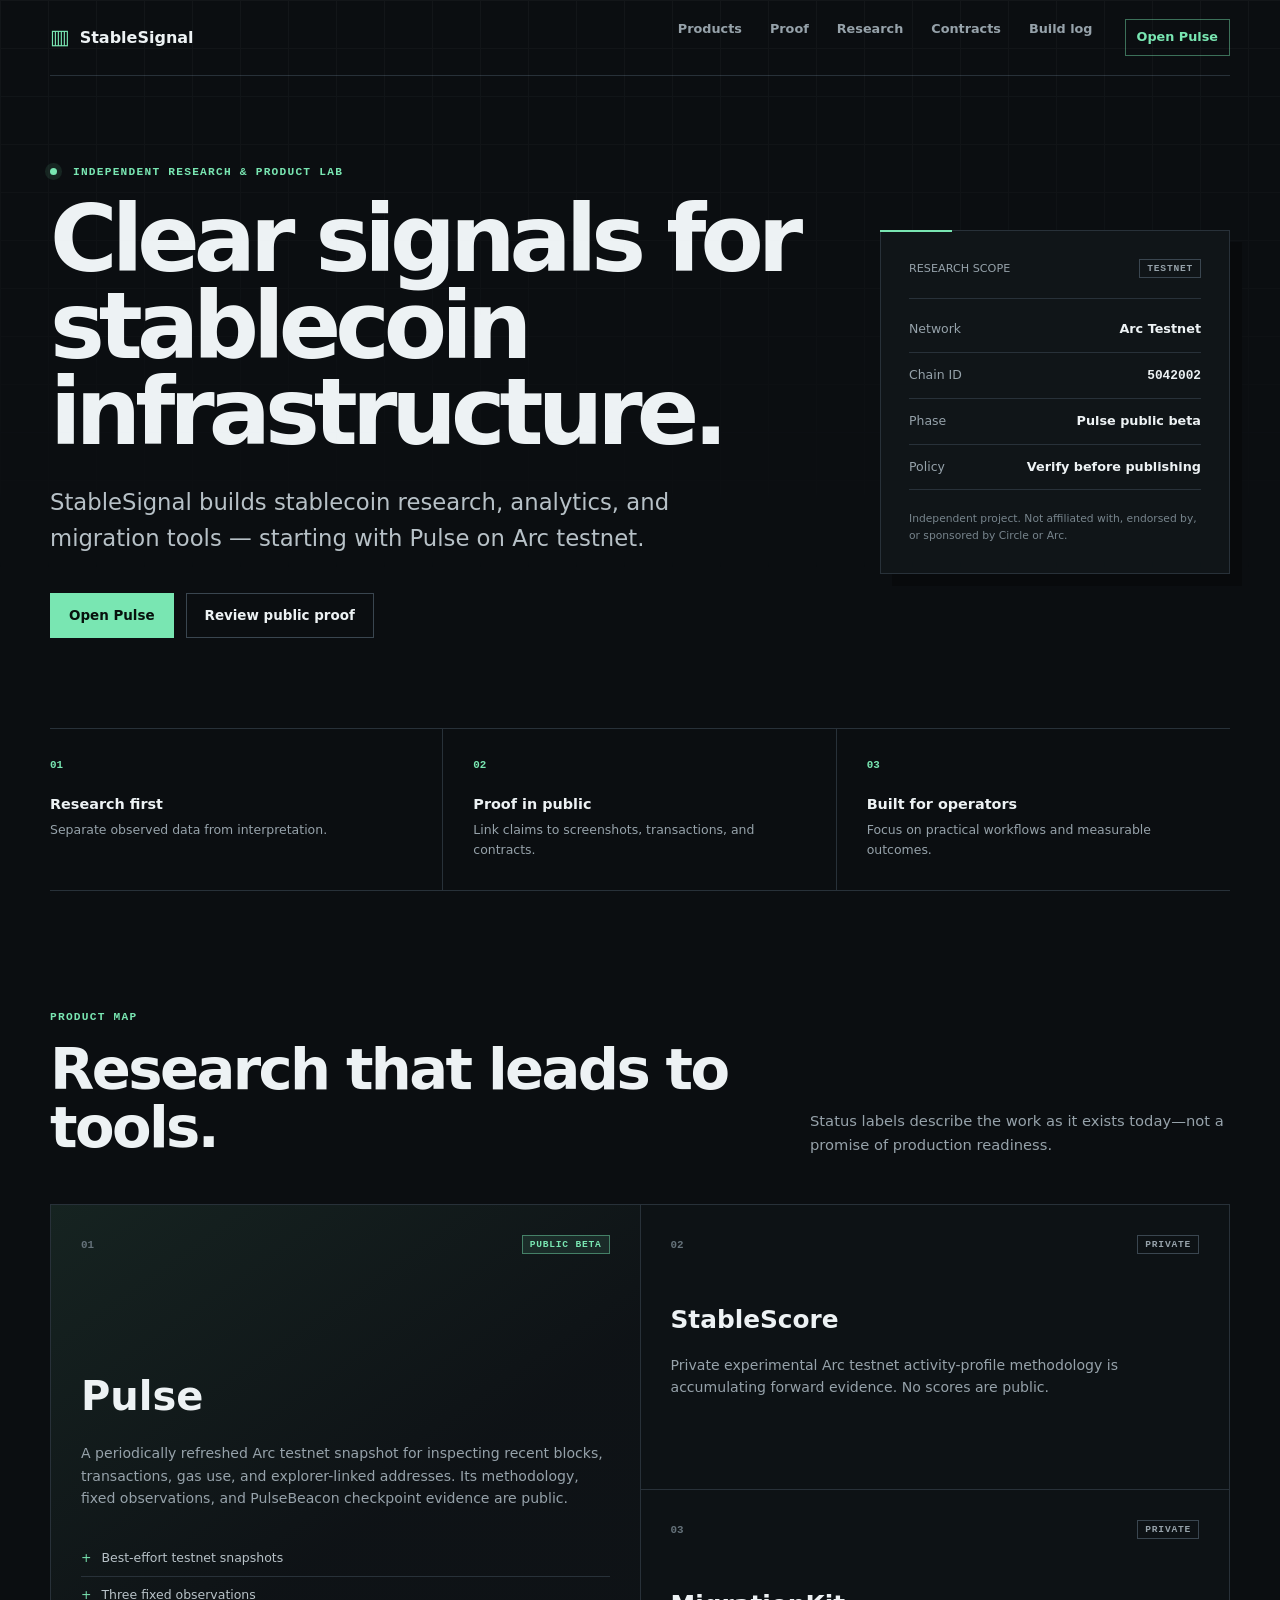
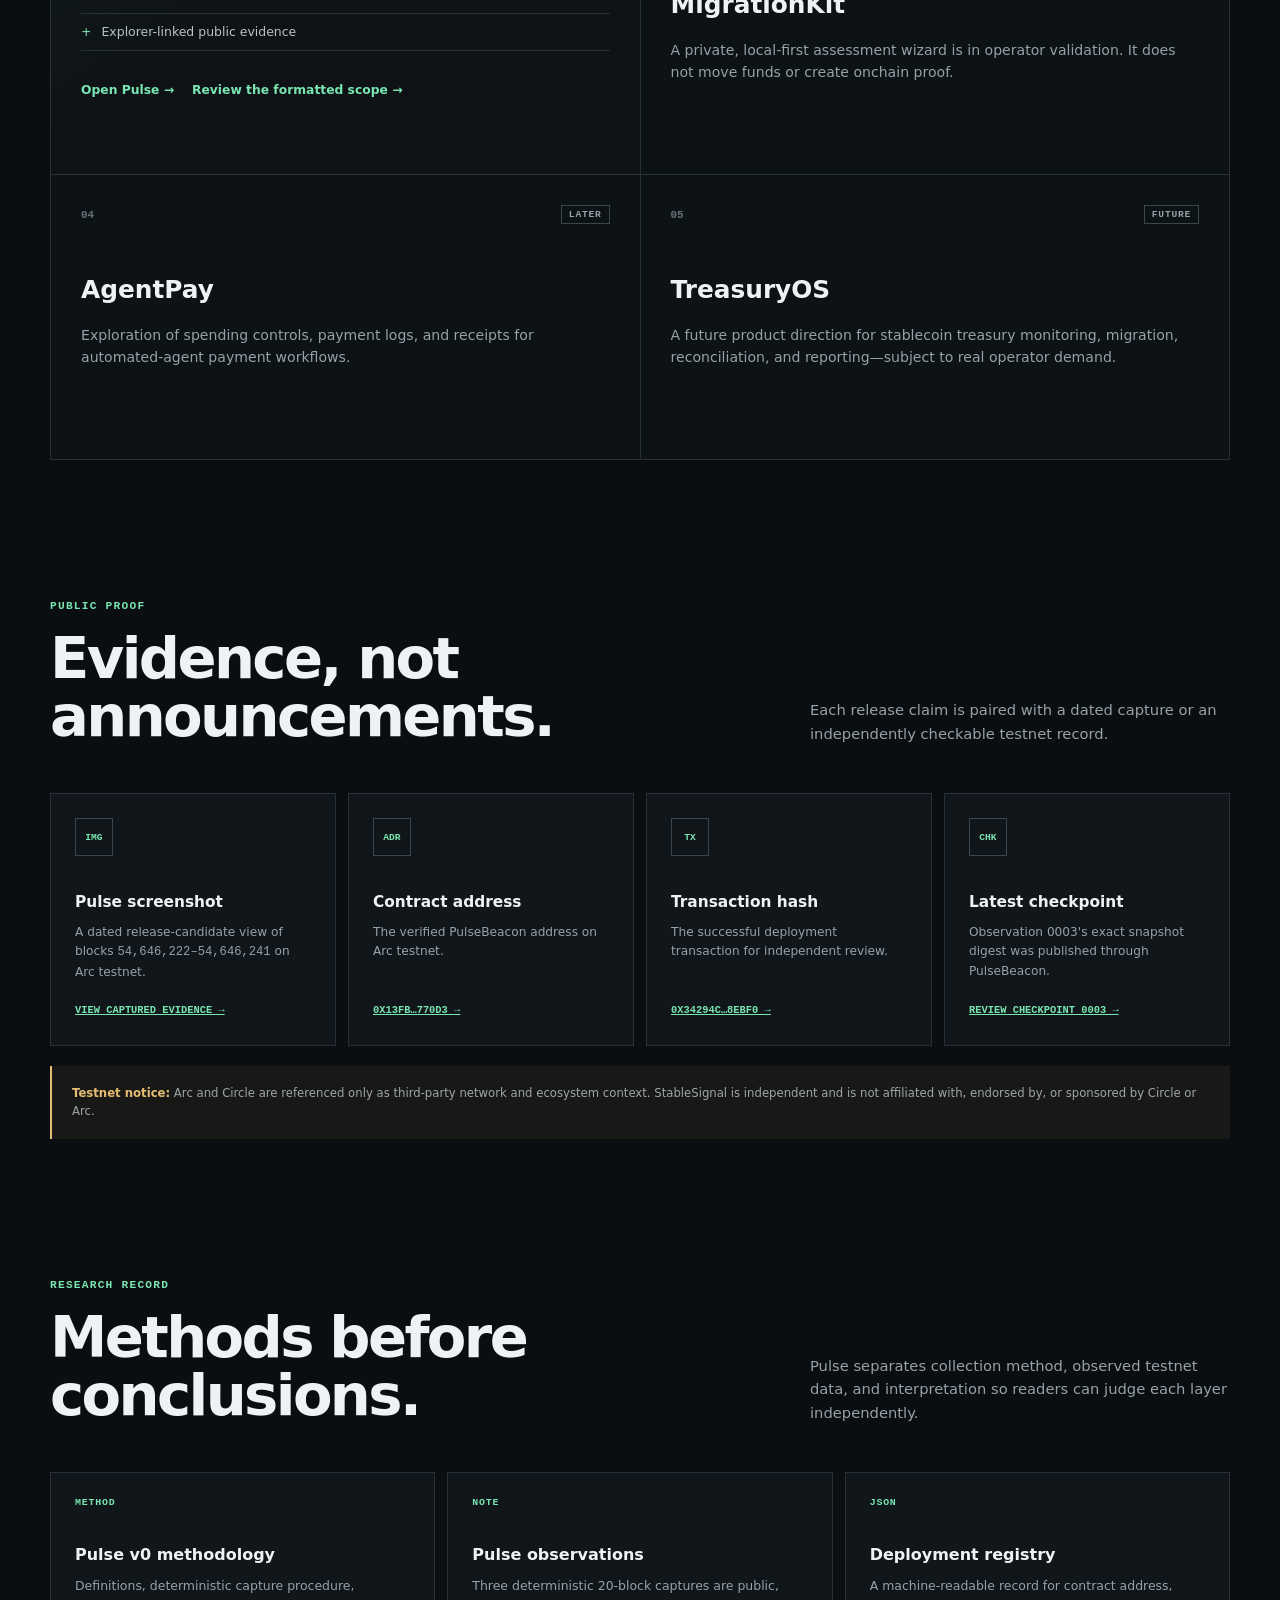
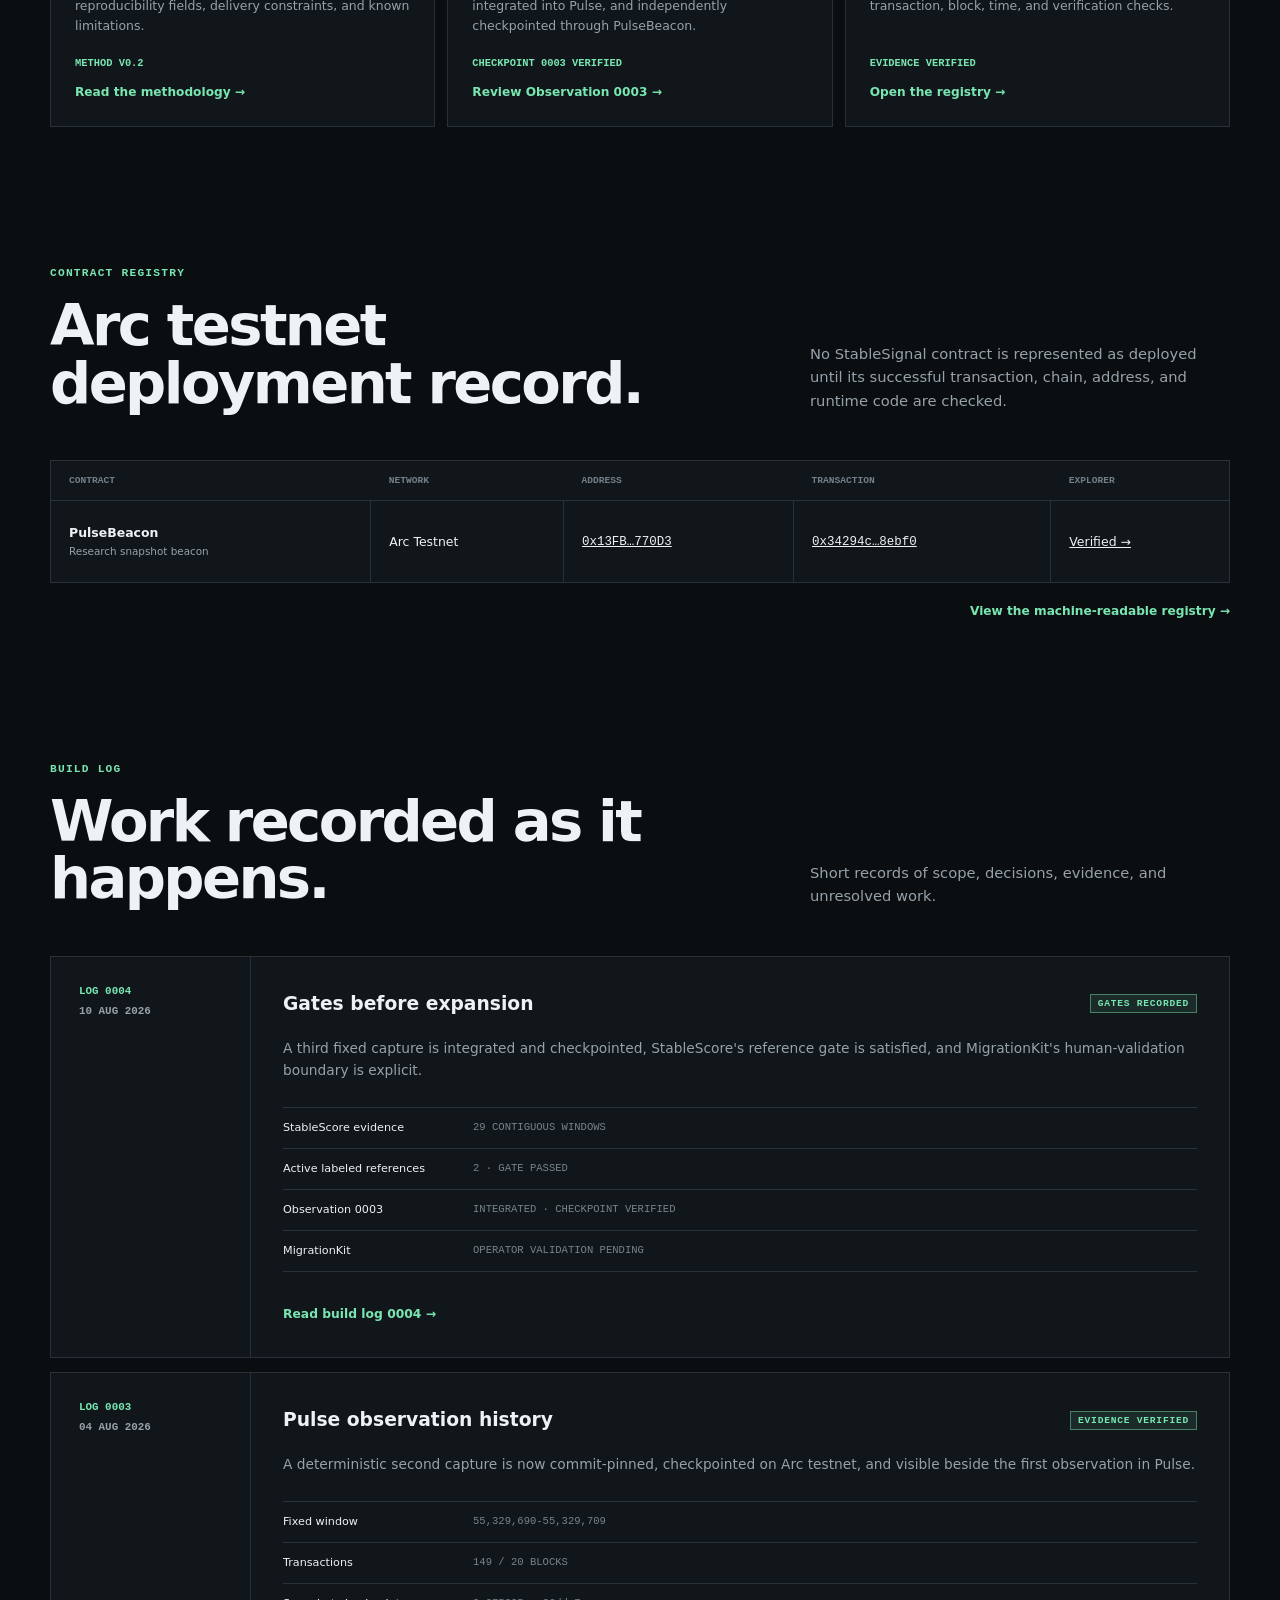
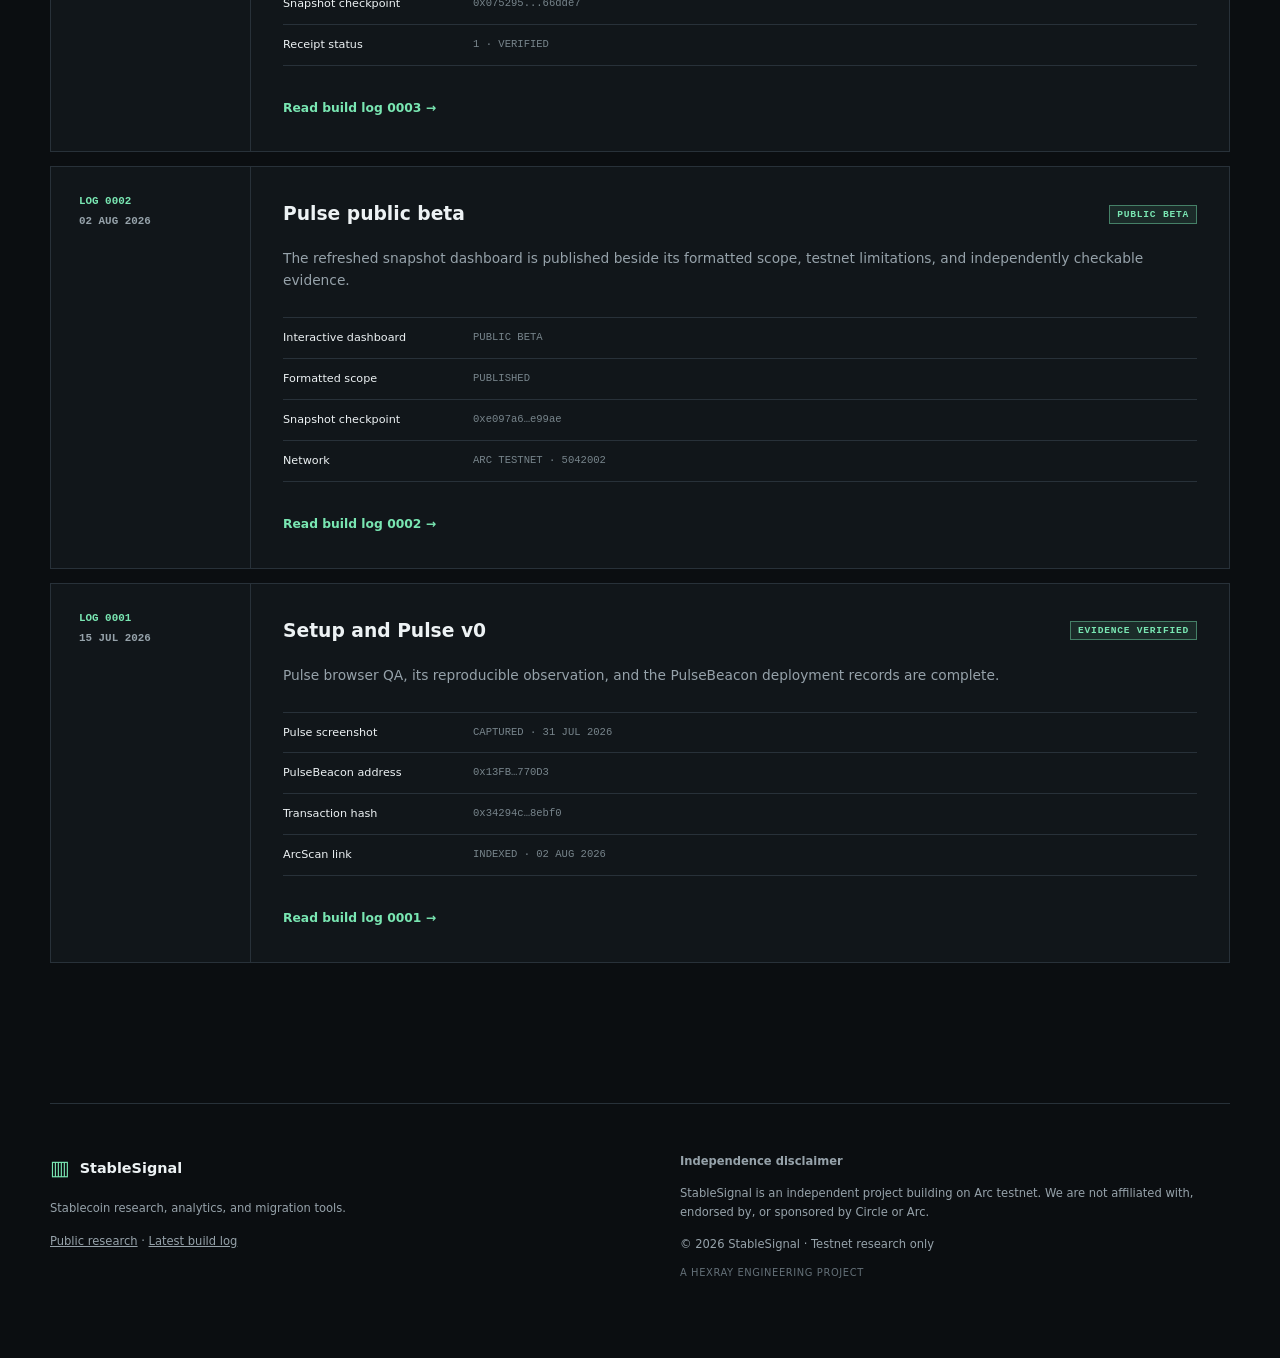
<file: index.html>
<!doctype html>
<html lang="en">
<head>
  <meta charset="utf-8">
  <meta name="viewport" content="width=device-width,initial-scale=1">
  <meta name="description" content="StableSignal builds stablecoin research, analytics, and migration tools — starting with the Pulse public beta on Arc testnet.">
  <meta name="theme-color" content="#0b0e11">
  <meta property="og:type" content="website">
  <meta property="og:title" content="StableSignal — Stablecoin research and tools">
  <meta property="og:description" content="Independent stablecoin research and analytics, starting with Pulse on Arc testnet.">
  <meta property="og:url" content="https://stablesignal.github.io/">
  <meta property="og:image" content="https://stablesignal.github.io/assets/brand/stablesignal-pulse-og-v1.png">
  <meta property="og:image:width" content="1746">
  <meta property="og:image:height" content="909">
  <meta property="og:image:alt" content="StableSignal Pulse public beta — Arc testnet, in view.">
  <meta name="twitter:card" content="summary_large_image">
  <meta name="twitter:image" content="https://stablesignal.github.io/assets/brand/stablesignal-pulse-og-v1.png">
  <meta name="twitter:image:alt" content="StableSignal Pulse public beta — Arc testnet, in view.">
  <title>StableSignal — Stablecoin research and tools</title>
  <link rel="canonical" href="https://stablesignal.github.io/">
  <link rel="stylesheet" href="styles.css">
</head>
<body>
<a class="skip" href="#main">Skip to content</a>
<header>
  <a class="brand" href="#top"><span class="mark" aria-hidden="true">▥</span>StableSignal</a>
  <nav aria-label="Primary">
    <a href="#products">Products</a>
    <a href="#proof">Proof</a>
    <a href="#research">Research</a>
    <a href="#contracts">Contracts</a>
    <a href="#build-log">Build log</a>
    <a class="nav-cta" href="pulse/">Open Pulse</a>
  </nav>
</header>
<main id="main">
  <section class="hero" id="top">
    <div>
      <p class="eyebrow"><span></span> Independent research &amp; product lab</p>
      <h1>Clear signals for stablecoin infrastructure.</h1>
      <p class="lede">StableSignal builds stablecoin research, analytics, and migration tools — starting with Pulse on Arc testnet.</p>
      <div class="actions">
        <a class="button primary" href="pulse/">Open Pulse</a>
        <a class="button" href="#proof">Review public proof</a>
      </div>
    </div>
    <aside class="scope">
      <div class="scope-head"><span>Research scope</span><b>TESTNET</b></div>
      <dl>
        <div><dt>Network</dt><dd>Arc Testnet</dd></div>
        <div><dt>Chain ID</dt><dd><code>5042002</code></dd></div>
        <div><dt>Phase</dt><dd>Pulse public beta</dd></div>
        <div><dt>Policy</dt><dd>Verify before publishing</dd></div>
      </dl>
      <p class="micro">Independent project. Not affiliated with, endorsed by, or sponsored by Circle or Arc.</p>
    </aside>
  </section>

  <section class="principles" aria-label="Operating principles">
    <div><i>01</i><strong>Research first</strong><p>Separate observed data from interpretation.</p></div>
    <div><i>02</i><strong>Proof in public</strong><p>Link claims to screenshots, transactions, and contracts.</p></div>
    <div><i>03</i><strong>Built for operators</strong><p>Focus on practical workflows and measurable outcomes.</p></div>
  </section>

  <section class="section" id="products">
    <div class="heading"><div><p class="eyebrow">Product map</p><h2>Research that leads to tools.</h2></div><p>Status labels describe the work as it exists today—not a promise of production readiness.</p></div>
    <div class="products">
      <article class="product lead">
        <div class="meta"><span>01</span><b class="tag live">PUBLIC BETA</b></div>
        <h3>Pulse</h3>
        <p>A periodically refreshed Arc testnet snapshot for inspecting recent blocks, transactions, gas use, and explorer-linked addresses. Its methodology, fixed observations, and PulseBeacon checkpoint evidence are public.</p>
        <ul><li>Best-effort testnet snapshots</li><li>Three fixed observations</li><li>Explorer-linked public evidence</li></ul>
        <div class="product-actions"><a href="pulse/">Open Pulse →</a><a href="products/pulse.html">Review the formatted scope →</a></div>
      </article>
      <article class="product"><div class="meta"><span>02</span><b class="tag">PRIVATE</b></div><h3>StableScore</h3><p>Private experimental Arc testnet activity-profile methodology is accumulating forward evidence. No scores are public.</p></article>
      <article class="product"><div class="meta"><span>03</span><b class="tag">PRIVATE</b></div><h3>MigrationKit</h3><p>A private, local-first assessment wizard is in operator validation. It does not move funds or create onchain proof.</p></article>
      <article class="product"><div class="meta"><span>04</span><b class="tag">LATER</b></div><h3>AgentPay</h3><p>Exploration of spending controls, payment logs, and receipts for automated-agent payment workflows.</p></article>
      <article class="product"><div class="meta"><span>05</span><b class="tag">FUTURE</b></div><h3>TreasuryOS</h3><p>A future product direction for stablecoin treasury monitoring, migration, reconciliation, and reporting—subject to real operator demand.</p></article>
    </div>
  </section>

  <section class="section" id="proof">
    <div class="heading"><div><p class="eyebrow">Public proof</p><h2>Evidence, not announcements.</h2></div><p>Each release claim is paired with a dated capture or an independently checkable testnet record.</p></div>
    <div class="proof">
      <article><i>IMG</i><h3>Pulse screenshot</h3><p>A dated release-candidate view of blocks <code>54,646,222–54,646,241</code> on Arc testnet.</p><a class="verified" href="assets/screenshots/pulse-v0-2026-07-31.png">View captured evidence →</a></article>
      <article><i>ADR</i><h3>Contract address</h3><p>The verified PulseBeacon address on Arc testnet.</p><a class="verified" href="https://testnet.arcscan.app/address/0x13FBc37C40d071d9654913013C93a63F9Dc770D3" target="_blank" rel="noopener noreferrer">0x13FB…770D3 →</a></article>
      <article><i>TX</i><h3>Transaction hash</h3><p>The successful deployment transaction for independent review.</p><a class="verified" href="https://testnet.arcscan.app/tx/0x34294c78a7062f1088724d2017149d2531c6a522c666304c09e950694338ebf0" target="_blank" rel="noopener noreferrer">0x34294c…8ebf0 →</a></article>
      <article><i>CHK</i><h3>Latest checkpoint</h3><p>Observation 0003's exact snapshot digest was published through PulseBeacon.</p><a class="verified" href="https://testnet.arcscan.app/tx/0x9d044e2a8fa39abd85d48114971adac4e78f08e4c323b086bb952931afba6c5c" target="_blank" rel="noopener noreferrer">Review checkpoint 0003 →</a></article>
    </div>
    <p class="notice"><strong>Testnet notice:</strong> Arc and Circle are referenced only as third-party network and ecosystem context. StableSignal is independent and is not affiliated with, endorsed by, or sponsored by Circle or Arc.</p>
  </section>

  <section class="section" id="research">
    <div class="heading"><div><p class="eyebrow">Research record</p><h2>Methods before conclusions.</h2></div><p>Pulse separates collection method, observed testnet data, and interpretation so readers can judge each layer independently.</p></div>
    <div class="research">
      <article><i>METHOD</i><h3>Pulse v0 methodology</h3><p>Definitions, deterministic capture procedure, reproducibility fields, delivery constraints, and known limitations.</p><b class="ready">Method v0.2</b><a href="https://github.com/StableSignal/public-research/blob/main/methodology/pulse-v0-methodology.md" target="_blank" rel="noopener noreferrer">Read the methodology →</a></article>
      <article><i>NOTE</i><h3>Pulse observations</h3><p>Three deterministic 20-block captures are public, integrated into Pulse, and independently checkpointed through PulseBeacon.</p><b class="ready">Checkpoint 0003 verified</b><a href="https://github.com/StableSignal/public-research/blob/main/notes/0003-arc-testnet-observations.md" target="_blank" rel="noopener noreferrer">Review Observation 0003 →</a></article>
      <article><i>JSON</i><h3>Deployment registry</h3><p>A machine-readable record for contract address, transaction, block, time, and verification checks.</p><b class="ready">Evidence verified</b><a href="deployments/arc-testnet.json">Open the registry →</a></article>
    </div>
  </section>

  <section class="section" id="contracts">
    <div class="heading"><div><p class="eyebrow">Contract registry</p><h2>Arc testnet deployment record.</h2></div><p>No StableSignal contract is represented as deployed until its successful transaction, chain, address, and runtime code are checked.</p></div>
    <div class="table-wrap" tabindex="0">
      <table>
        <thead><tr><th>Contract</th><th>Network</th><th>Address</th><th>Transaction</th><th>Explorer</th></tr></thead>
        <tbody><tr><td><strong>PulseBeacon</strong><small>Research snapshot beacon</small></td><td>Arc Testnet</td><td><a href="https://testnet.arcscan.app/address/0x13FBc37C40d071d9654913013C93a63F9Dc770D3" target="_blank" rel="noopener noreferrer"><code>0x13FB…770D3</code></a></td><td><a href="https://testnet.arcscan.app/tx/0x34294c78a7062f1088724d2017149d2531c6a522c666304c09e950694338ebf0" target="_blank" rel="noopener noreferrer"><code>0x34294c…8ebf0</code></a></td><td><a href="https://testnet.arcscan.app/tx/0x34294c78a7062f1088724d2017149d2531c6a522c666304c09e950694338ebf0" target="_blank" rel="noopener noreferrer">Verified →</a></td></tr></tbody>
      </table>
    </div>
    <p class="registry-link"><a href="deployments/arc-testnet.json">View the machine-readable registry →</a></p>
  </section>

  <section class="section" id="build-log">
    <div class="heading"><div><p class="eyebrow">Build log</p><h2>Work recorded as it happens.</h2></div><p>Short records of scope, decisions, evidence, and unresolved work.</p></div>
    <div class="logs">
      <article class="log">
        <div class="log-id"><b>LOG 0004</b><time datetime="2026-08-10">10 AUG 2026</time></div>
        <div class="log-body"><div class="meta"><h3>Gates before expansion</h3><b class="tag live">GATES RECORDED</b></div><p>A third fixed capture is integrated and checkpointed, StableScore's reference gate is satisfied, and MigrationKit's human-validation boundary is explicit.</p><div class="checklist"><div><span>StableScore evidence</span><code>29 CONTIGUOUS WINDOWS</code></div><div><span>Active labeled references</span><code>2 · GATE PASSED</code></div><div><span>Observation 0003</span><code>INTEGRATED · CHECKPOINT VERIFIED</code></div><div><span>MigrationKit</span><code>OPERATOR VALIDATION PENDING</code></div></div><a href="build-log/0004-validation-gates.html">Read build log 0004 →</a></div>
      </article>
      <article class="log">
        <div class="log-id"><b>LOG 0003</b><time datetime="2026-08-04">04 AUG 2026</time></div>
        <div class="log-body"><div class="meta"><h3>Pulse observation history</h3><b class="tag live">EVIDENCE VERIFIED</b></div><p>A deterministic second capture is now commit-pinned, checkpointed on Arc testnet, and visible beside the first observation in Pulse.</p><div class="checklist"><div><span>Fixed window</span><code>55,329,690-55,329,709</code></div><div><span>Transactions</span><code>149 / 20 BLOCKS</code></div><div><span>Snapshot checkpoint</span><code>0x075295...66dde7</code></div><div><span>Receipt status</span><code>1 · VERIFIED</code></div></div><a href="build-log/0003-pulse-observation-history.html">Read build log 0003 →</a></div>
      </article>
      <article class="log">
        <div class="log-id"><b>LOG 0002</b><time datetime="2026-08-02">02 AUG 2026</time></div>
        <div class="log-body"><div class="meta"><h3>Pulse public beta</h3><b class="tag live">PUBLIC BETA</b></div><p>The refreshed snapshot dashboard is published beside its formatted scope, testnet limitations, and independently checkable evidence.</p><div class="checklist"><div><span>Interactive dashboard</span><code>PUBLIC BETA</code></div><div><span>Formatted scope</span><code>PUBLISHED</code></div><div><span>Snapshot checkpoint</span><code>0xe097a6…e99ae</code></div><div><span>Network</span><code>ARC TESTNET · 5042002</code></div></div><a href="build-log/0002-pulse-public-beta.html">Read build log 0002 →</a></div>
      </article>
      <article class="log">
        <div class="log-id"><b>LOG 0001</b><time datetime="2026-07-15">15 JUL 2026</time></div>
        <div class="log-body"><div class="meta"><h3>Setup and Pulse v0</h3><b class="tag live">EVIDENCE VERIFIED</b></div><p>Pulse browser QA, its reproducible observation, and the PulseBeacon deployment records are complete.</p><div class="checklist"><div><span>Pulse screenshot</span><code>CAPTURED · 31 JUL 2026</code></div><div><span>PulseBeacon address</span><code>0x13FB…770D3</code></div><div><span>Transaction hash</span><code>0x34294c…8ebf0</code></div><div><span>ArcScan link</span><code>INDEXED · 02 AUG 2026</code></div></div><a href="build-log/0001-setup-and-pulse-v0.md">Read build log 0001 →</a></div>
      </article>
    </div>
  </section>
</main>
<footer>
  <div><span class="brand"><span class="mark" aria-hidden="true">▥</span>StableSignal</span><p>Stablecoin research, analytics, and migration tools.</p><p><a href="https://github.com/StableSignal/public-research" target="_blank" rel="noopener noreferrer">Public research</a> · <a href="build-log/0004-validation-gates.html">Latest build log</a></p></div>
  <div><strong>Independence disclaimer</strong><p>StableSignal is an independent project building on Arc testnet. We are not affiliated with, endorsed by, or sponsored by Circle or Arc.</p><p>© 2026 StableSignal · Testnet research only</p><p class="operator-credit">A Hexray Engineering Project</p></div>
</footer>
</body>
</html>
</file>
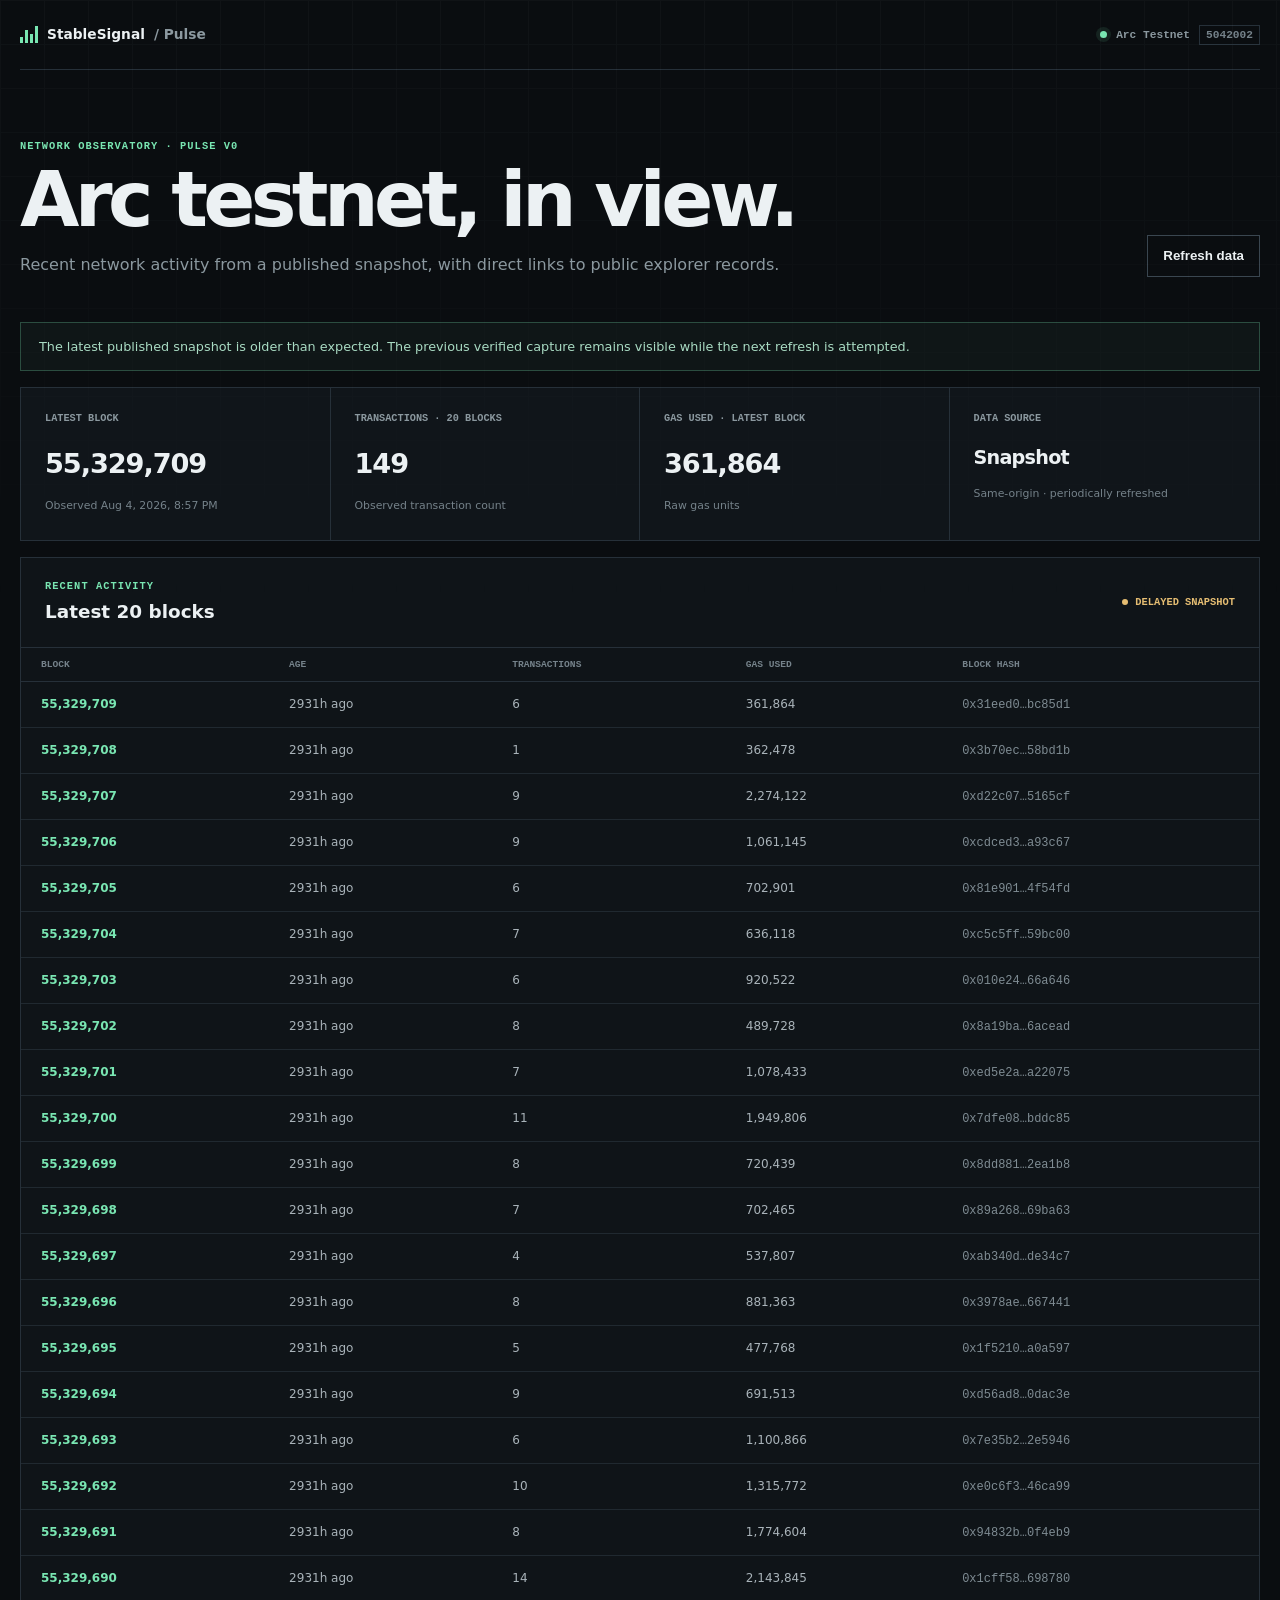
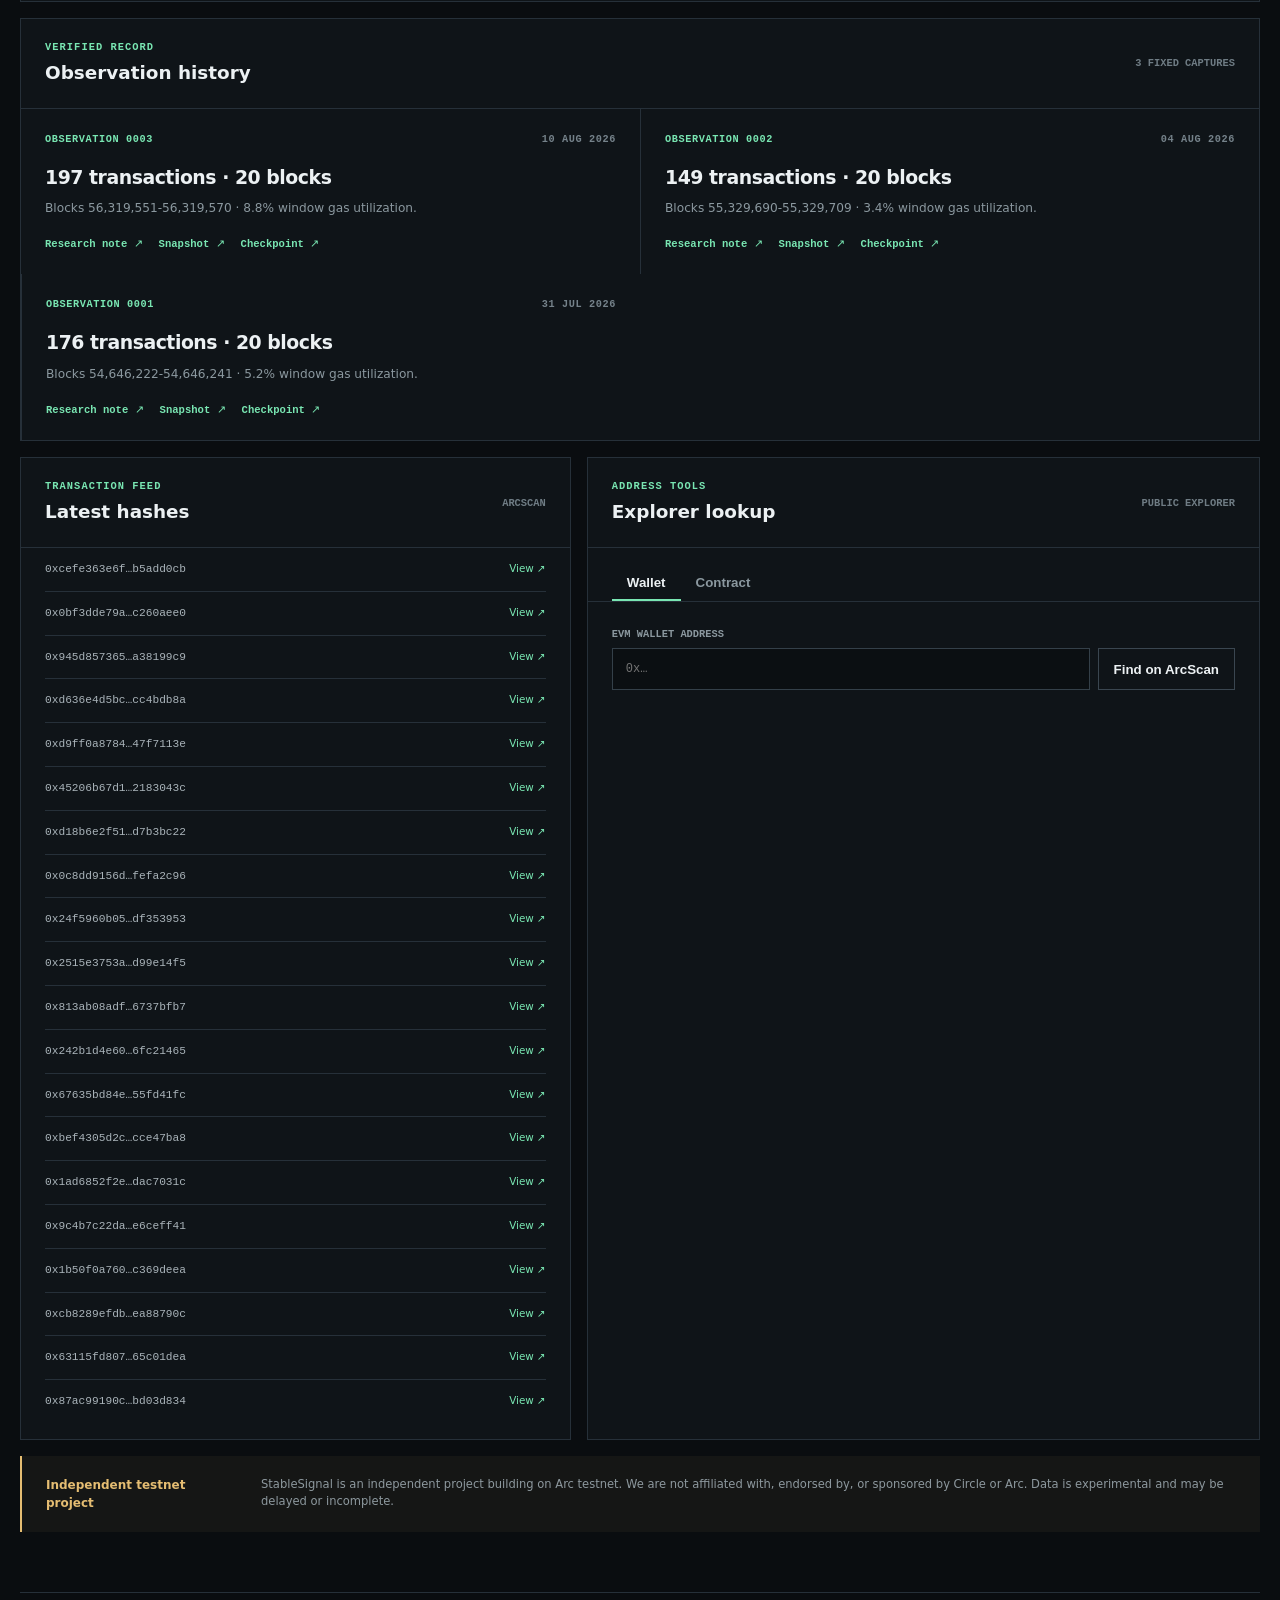
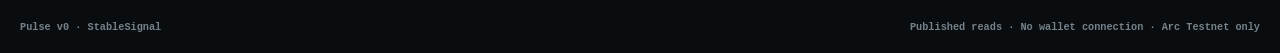
<file: pulse/index.html>
<!doctype html>
<html lang="en">
  <head>
    <meta charset="UTF-8">
    <meta name="viewport" content="width=device-width, initial-scale=1.0">
    <meta name="description" content="Pulse — Arc testnet activity dashboard and research feed by StableSignal.">
    <meta name="theme-color" content="#0a0d10">
    <meta property="og:type" content="website">
    <meta property="og:title" content="Pulse public beta — StableSignal">
    <meta property="og:description" content="Inspect recent Arc testnet blocks, transactions, gas use, wallets, and contracts.">
    <meta property="og:url" content="https://stablesignal.github.io/pulse/">
    <meta property="og:image" content="https://stablesignal.github.io/assets/brand/stablesignal-pulse-og-v1.png">
    <meta property="og:image:alt" content="StableSignal Pulse public beta — Arc testnet, in view.">
    <meta name="twitter:card" content="summary_large_image">
    <meta name="twitter:image" content="https://stablesignal.github.io/assets/brand/stablesignal-pulse-og-v1.png">
    <meta name="twitter:image:alt" content="StableSignal Pulse public beta — Arc testnet, in view.">
    <link rel="canonical" href="https://stablesignal.github.io/pulse/">
    <title>Pulse — StableSignal</title>
    <script type="module" crossorigin src="/pulse/assets/index-BclAfPbV.js"></script>
    <link rel="modulepreload" crossorigin href="/pulse/assets/utils-Bpv4vmSW.js">
    <link rel="modulepreload" crossorigin href="/pulse/assets/secp256k1-BNHPt8Gq.js">
    <link rel="modulepreload" crossorigin href="/pulse/assets/localBatchGatewayRequest-DlCigo_h.js">
    <link rel="stylesheet" crossorigin href="/pulse/assets/index-BhLOtj2R.css">
  </head>
  <body>
    <a class="skip-link" href="#main">Skip to dashboard</a>
    <div id="app"></div>

  </body>
</html>
</file>
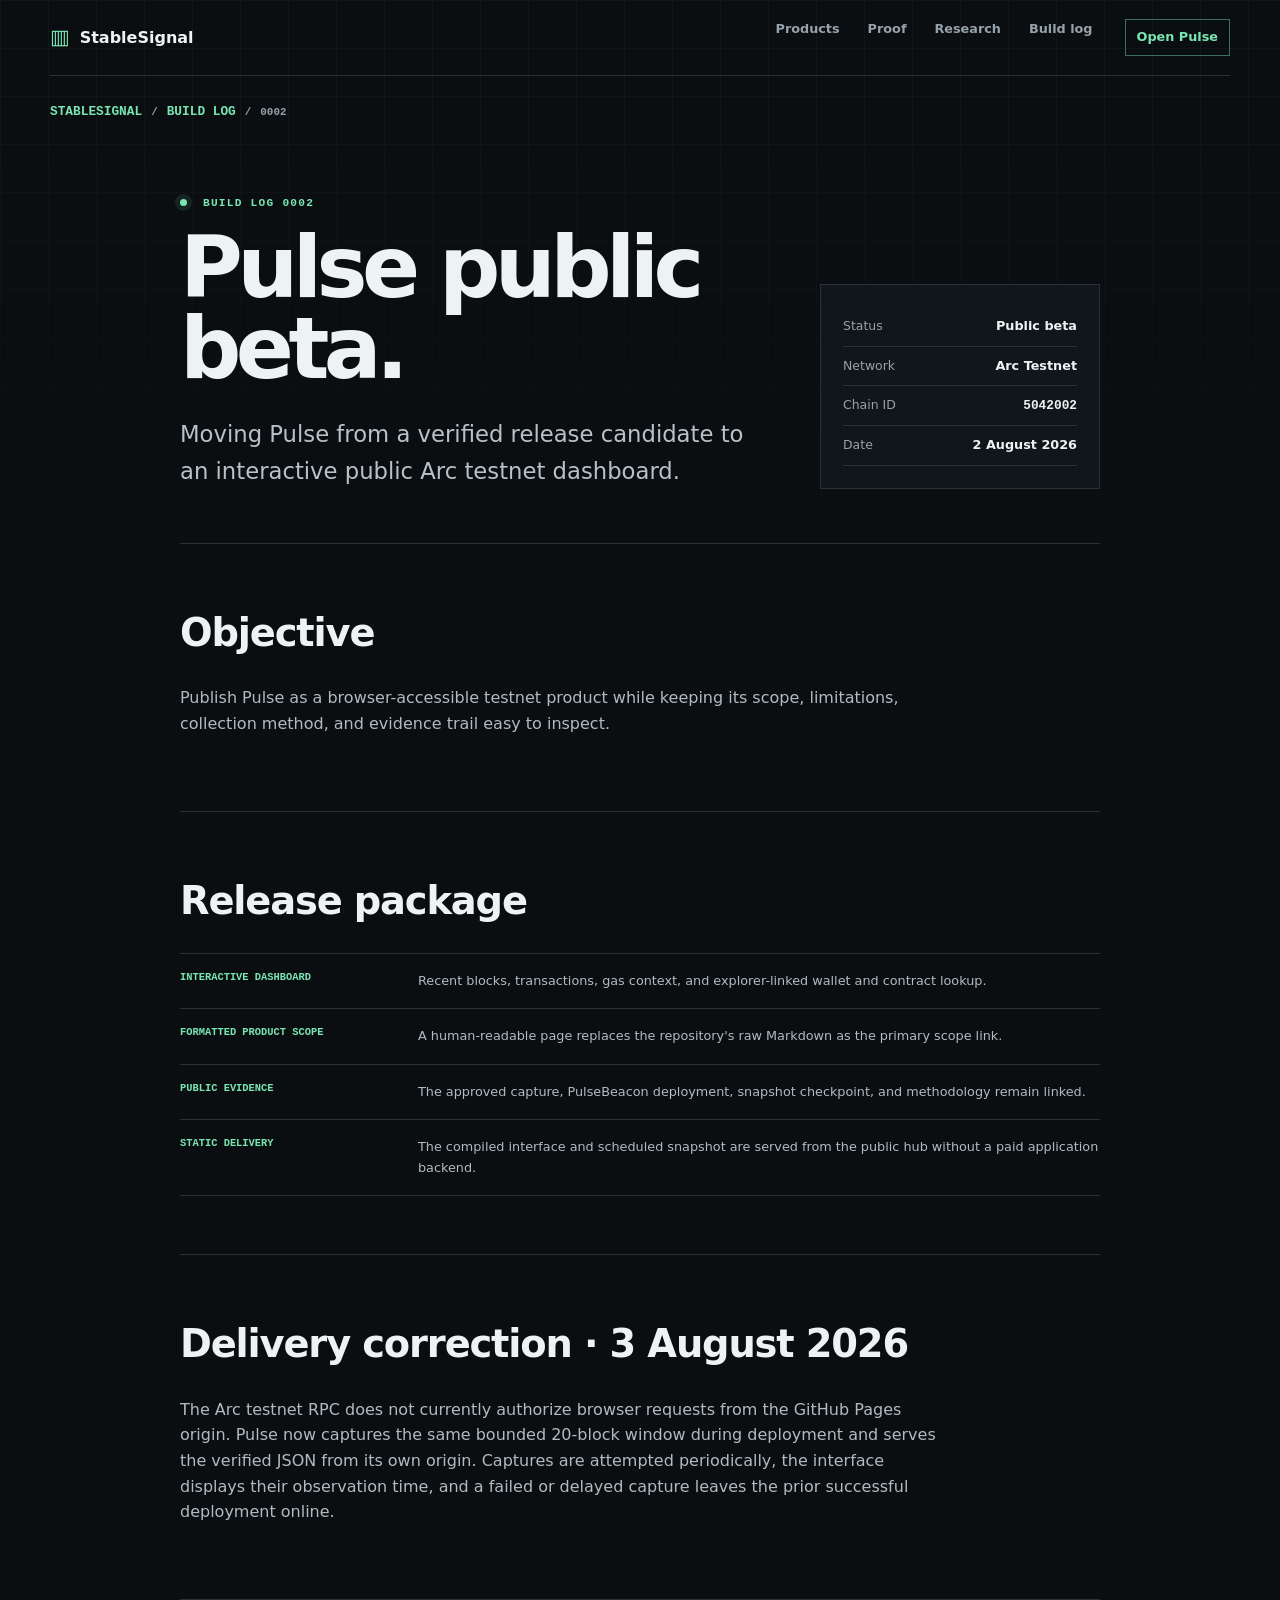
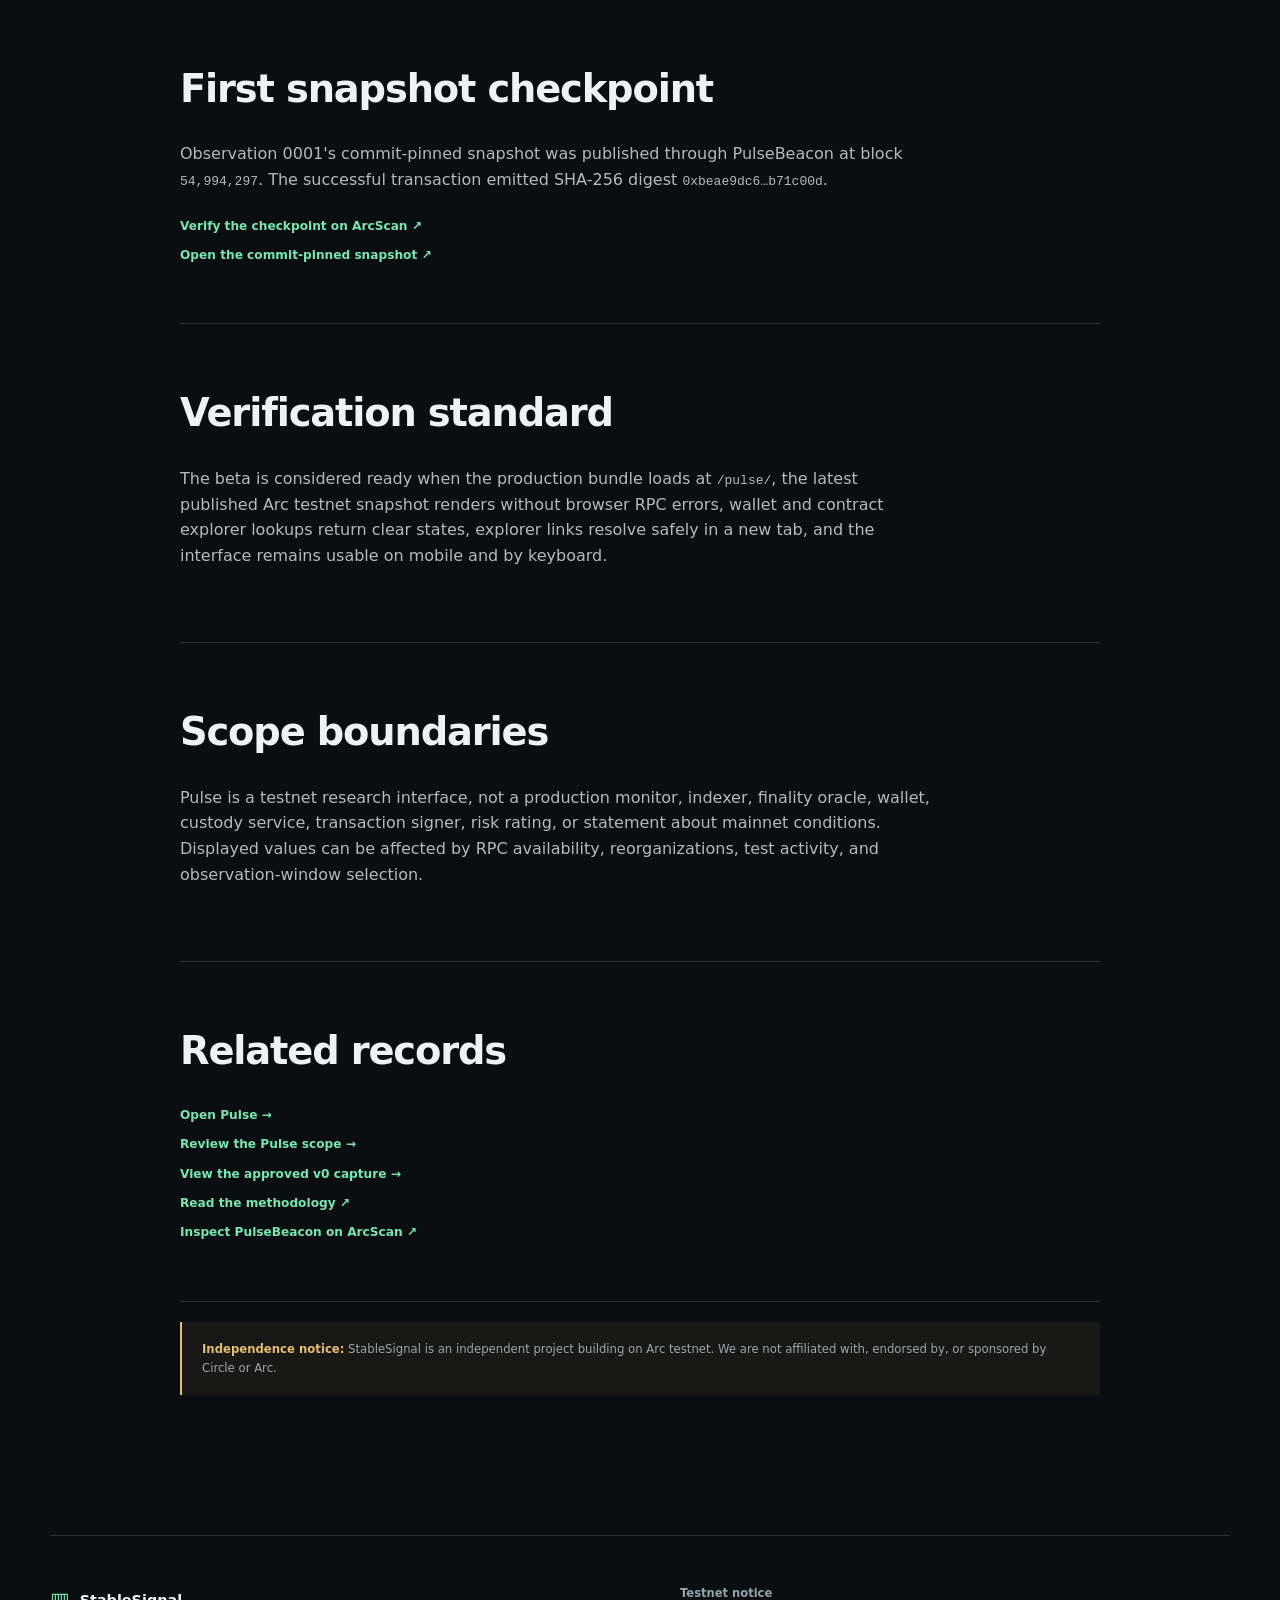
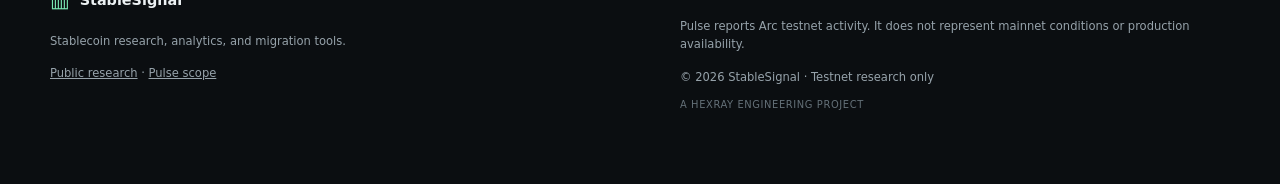
<file: build-log/0002-pulse-public-beta.html>
<!doctype html>
<html lang="en">
<head>
  <meta charset="utf-8">
  <meta name="viewport" content="width=device-width,initial-scale=1">
  <meta name="description" content="StableSignal build log 0002: publishing the Pulse public beta on Arc testnet.">
  <meta name="theme-color" content="#0b0e11">
  <meta property="og:type" content="article">
  <meta property="og:title" content="Build log 0002 — Pulse public beta">
  <meta property="og:description" content="The release record for StableSignal's interactive Pulse dashboard on Arc testnet.">
  <meta property="og:url" content="https://stablesignal.github.io/build-log/0002-pulse-public-beta.html">
  <meta property="og:image" content="https://stablesignal.github.io/assets/brand/stablesignal-pulse-og-v1.png">
  <meta property="og:image:width" content="1746">
  <meta property="og:image:height" content="909">
  <meta property="og:image:alt" content="StableSignal Pulse public beta — Arc testnet, in view.">
  <meta name="twitter:card" content="summary_large_image">
  <meta name="twitter:image" content="https://stablesignal.github.io/assets/brand/stablesignal-pulse-og-v1.png">
  <meta name="twitter:image:alt" content="StableSignal Pulse public beta — Arc testnet, in view.">
  <title>Build log 0002: Pulse public beta — StableSignal</title>
  <link rel="canonical" href="https://stablesignal.github.io/build-log/0002-pulse-public-beta.html">
  <link rel="stylesheet" href="../styles.css">
</head>
<body class="subpage">
<a class="skip" href="#main">Skip to content</a>
<header>
  <a class="brand" href="../"><span class="mark" aria-hidden="true">▥</span>StableSignal</a>
  <nav aria-label="Primary"><a href="../#products">Products</a><a href="../#proof">Proof</a><a href="../#research">Research</a><a href="../#build-log">Build log</a><a class="nav-cta" href="../pulse/">Open Pulse</a></nav>
</header>
<main id="main">
  <nav class="breadcrumb" aria-label="Breadcrumb"><a href="../">StableSignal</a><span aria-hidden="true">/</span><a href="../#build-log">Build log</a><span aria-hidden="true">/</span><span>0002</span></nav>
  <article class="log-page">
    <header class="log-page-head">
      <div><p class="eyebrow"><span></span> Build log 0002</p><h1>Pulse public beta.</h1><p class="lede">Moving Pulse from a verified release candidate to an interactive public Arc testnet dashboard.</p></div>
      <dl class="record-meta"><div><dt>Status</dt><dd>Public beta</dd></div><div><dt>Network</dt><dd>Arc Testnet</dd></div><div><dt>Chain ID</dt><dd><code>5042002</code></dd></div><div><dt>Date</dt><dd><time datetime="2026-08-02">2 August 2026</time></dd></div></dl>
    </header>

    <section><h2>Objective</h2><p>Publish Pulse as a browser-accessible testnet product while keeping its scope, limitations, collection method, and evidence trail easy to inspect.</p></section>

    <section><h2>Release package</h2><div class="record-list"><div><span>Interactive dashboard</span><strong>Recent blocks, transactions, gas context, and explorer-linked wallet and contract lookup.</strong></div><div><span>Formatted product scope</span><strong>A human-readable page replaces the repository's raw Markdown as the primary scope link.</strong></div><div><span>Public evidence</span><strong>The approved capture, PulseBeacon deployment, snapshot checkpoint, and methodology remain linked.</strong></div><div><span>Static delivery</span><strong>The compiled interface and scheduled snapshot are served from the public hub without a paid application backend.</strong></div></div></section>

    <section><h2>Delivery correction · 3 August 2026</h2><p>The Arc testnet RPC does not currently authorize browser requests from the GitHub Pages origin. Pulse now captures the same bounded 20-block window during deployment and serves the verified JSON from its own origin. Captures are attempted periodically, the interface displays their observation time, and a failed or delayed capture leaves the prior successful deployment online.</p></section>

    <section><h2>First snapshot checkpoint</h2><p>Observation 0001's commit-pinned snapshot was published through PulseBeacon at block <code>54,994,297</code>. The successful transaction emitted SHA-256 digest <code>0xbeae9dc6…b71c00d</code>.</p><div class="text-links vertical"><a href="https://testnet.arcscan.app/tx/0xe097a6ec452a215f6733751149f412928022547da95b554c1252e1504c3e99ae" target="_blank" rel="noopener noreferrer">Verify the checkpoint on ArcScan ↗</a><a href="https://raw.githubusercontent.com/StableSignal/public-research/b2467a2e0008941c9dd1370426f9c6a886415d63/snapshots/pulse-v0-2026-07-31.json" target="_blank" rel="noopener noreferrer">Open the commit-pinned snapshot ↗</a></div></section>

    <section><h2>Verification standard</h2><p>The beta is considered ready when the production bundle loads at <code>/pulse/</code>, the latest published Arc testnet snapshot renders without browser RPC errors, wallet and contract explorer lookups return clear states, explorer links resolve safely in a new tab, and the interface remains usable on mobile and by keyboard.</p></section>

    <section><h2>Scope boundaries</h2><p>Pulse is a testnet research interface, not a production monitor, indexer, finality oracle, wallet, custody service, transaction signer, risk rating, or statement about mainnet conditions. Displayed values can be affected by RPC availability, reorganizations, test activity, and observation-window selection.</p></section>

    <section><h2>Related records</h2><div class="text-links vertical"><a href="../pulse/">Open Pulse →</a><a href="../products/pulse.html">Review the Pulse scope →</a><a href="../assets/screenshots/pulse-v0-2026-07-31.png">View the approved v0 capture →</a><a href="https://github.com/StableSignal/public-research/blob/main/methodology/pulse-v0-methodology.md" target="_blank" rel="noopener noreferrer">Read the methodology ↗</a><a href="https://testnet.arcscan.app/address/0x13FBc37C40d071d9654913013C93a63F9Dc770D3" target="_blank" rel="noopener noreferrer">Inspect PulseBeacon on ArcScan ↗</a></div></section>

    <p class="notice"><strong>Independence notice:</strong> StableSignal is an independent project building on Arc testnet. We are not affiliated with, endorsed by, or sponsored by Circle or Arc.</p>
  </article>
</main>
<footer>
  <div><a class="brand" href="../"><span class="mark" aria-hidden="true">▥</span>StableSignal</a><p>Stablecoin research, analytics, and migration tools.</p><p><a href="https://github.com/StableSignal/public-research" target="_blank" rel="noopener noreferrer">Public research</a> · <a href="../products/pulse.html">Pulse scope</a></p></div>
  <div><strong>Testnet notice</strong><p>Pulse reports Arc testnet activity. It does not represent mainnet conditions or production availability.</p><p>© 2026 StableSignal · Testnet research only</p><p class="operator-credit">A Hexray Engineering Project</p></div>
</footer>
</body>
</html>
</file>
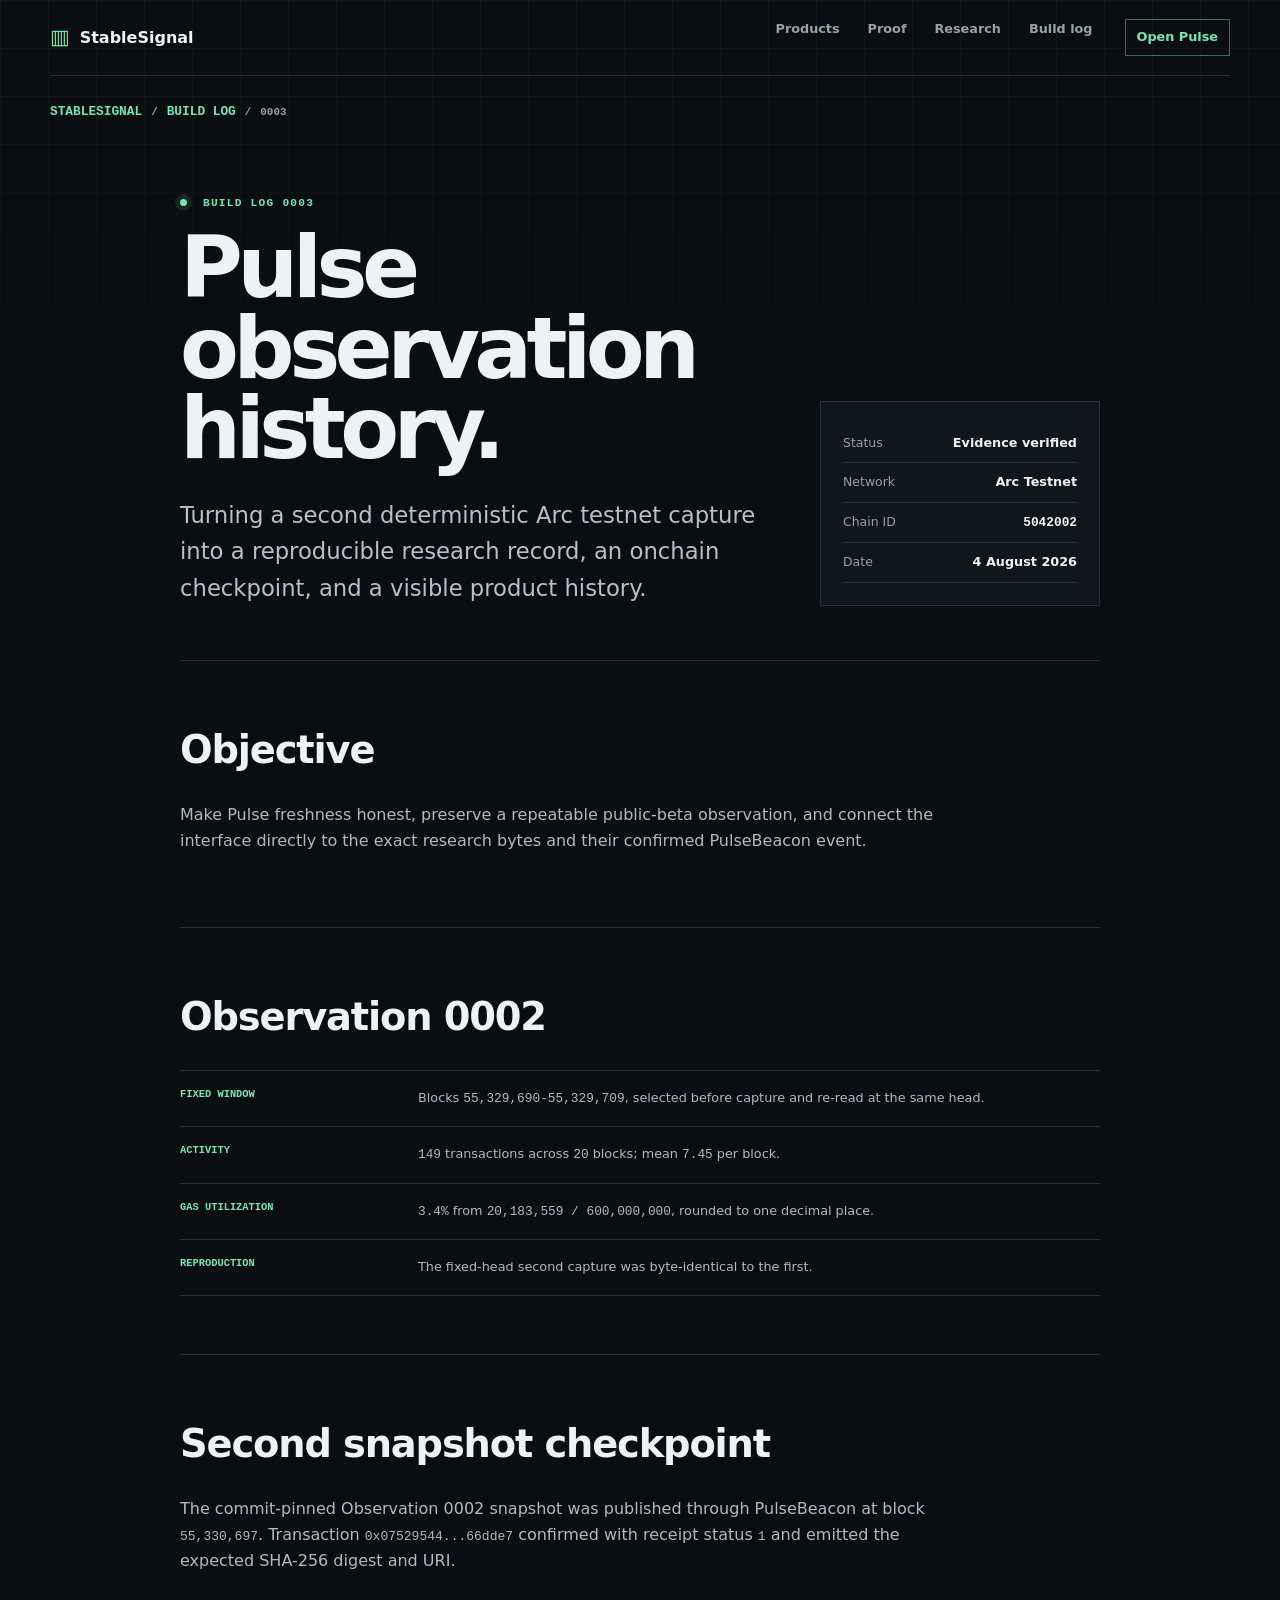
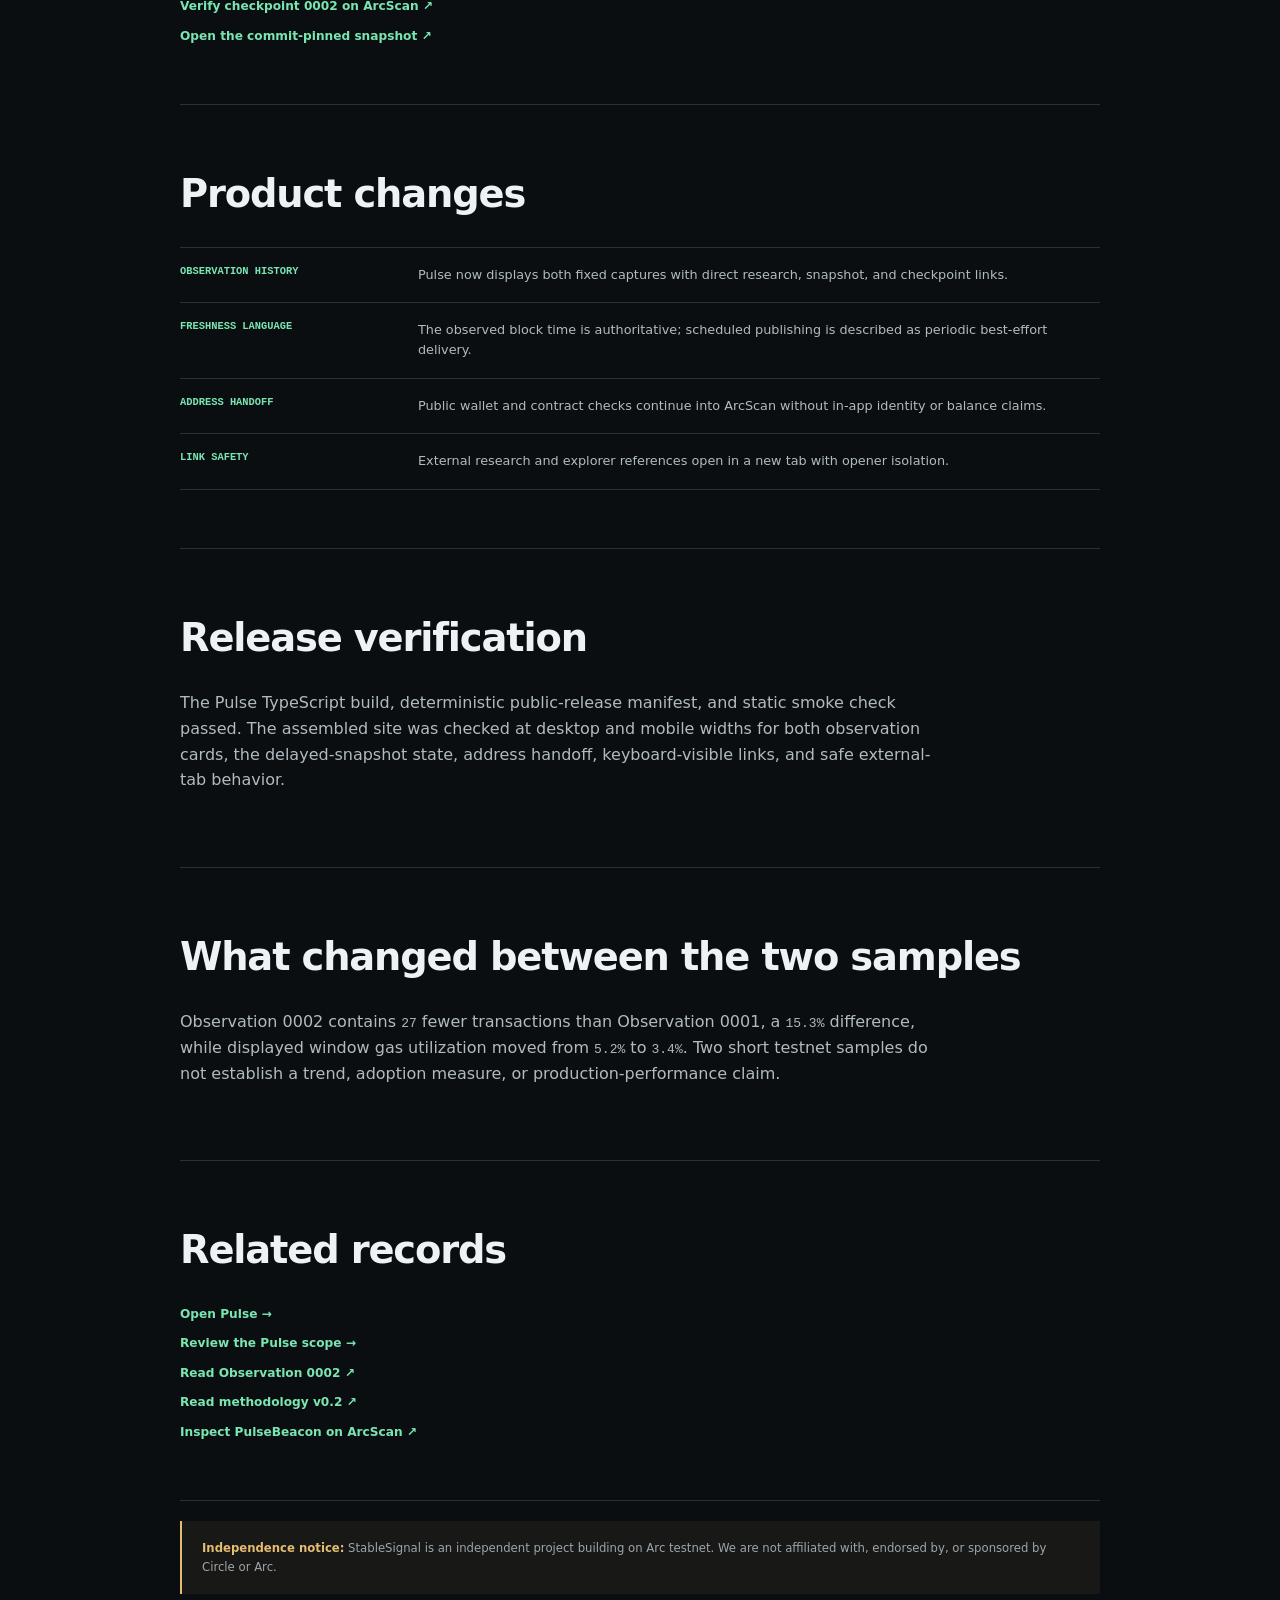
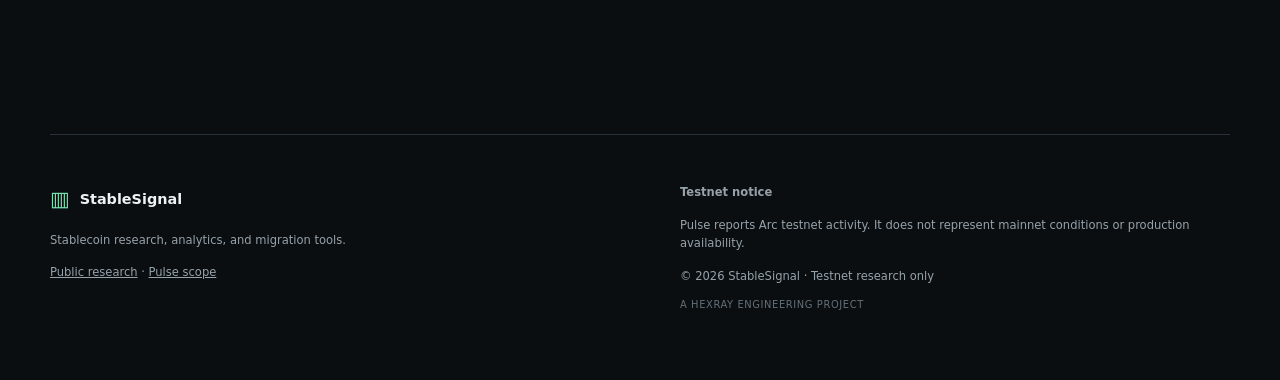
<file: build-log/0003-pulse-observation-history.html>
<!doctype html>
<html lang="en">
<head>
  <meta charset="utf-8">
  <meta name="viewport" content="width=device-width,initial-scale=1">
  <meta name="description" content="StableSignal build log 0003: verified Pulse observation history and checkpoint 0002 on Arc testnet.">
  <meta name="theme-color" content="#0b0e11">
  <meta property="og:type" content="article">
  <meta property="og:title" content="Build log 0003 - Pulse observation history">
  <meta property="og:description" content="A deterministic Arc testnet capture, a second onchain checkpoint, and visible observation history in Pulse.">
  <meta property="og:url" content="https://stablesignal.github.io/build-log/0003-pulse-observation-history.html">
  <meta property="og:image" content="https://stablesignal.github.io/assets/brand/stablesignal-pulse-og-v1.png">
  <meta property="og:image:width" content="1746">
  <meta property="og:image:height" content="909">
  <meta property="og:image:alt" content="StableSignal Pulse public beta - Arc testnet, in view.">
  <meta name="twitter:card" content="summary_large_image">
  <meta name="twitter:image" content="https://stablesignal.github.io/assets/brand/stablesignal-pulse-og-v1.png">
  <meta name="twitter:image:alt" content="StableSignal Pulse public beta - Arc testnet, in view.">
  <title>Build log 0003: Pulse observation history - StableSignal</title>
  <link rel="canonical" href="https://stablesignal.github.io/build-log/0003-pulse-observation-history.html">
  <link rel="stylesheet" href="../styles.css">
</head>
<body class="subpage">
<a class="skip" href="#main">Skip to content</a>
<header>
  <a class="brand" href="../"><span class="mark" aria-hidden="true">&#9637;</span>StableSignal</a>
  <nav aria-label="Primary"><a href="../#products">Products</a><a href="../#proof">Proof</a><a href="../#research">Research</a><a href="../#build-log">Build log</a><a class="nav-cta" href="../pulse/">Open Pulse</a></nav>
</header>
<main id="main">
  <nav class="breadcrumb" aria-label="Breadcrumb"><a href="../">StableSignal</a><span aria-hidden="true">/</span><a href="../#build-log">Build log</a><span aria-hidden="true">/</span><span>0003</span></nav>
  <article class="log-page">
    <header class="log-page-head">
      <div><p class="eyebrow"><span></span> Build log 0003</p><h1>Pulse observation history.</h1><p class="lede">Turning a second deterministic Arc testnet capture into a reproducible research record, an onchain checkpoint, and a visible product history.</p></div>
      <dl class="record-meta"><div><dt>Status</dt><dd>Evidence verified</dd></div><div><dt>Network</dt><dd>Arc Testnet</dd></div><div><dt>Chain ID</dt><dd><code>5042002</code></dd></div><div><dt>Date</dt><dd><time datetime="2026-08-04">4 August 2026</time></dd></div></dl>
    </header>

    <section><h2>Objective</h2><p>Make Pulse freshness honest, preserve a repeatable public-beta observation, and connect the interface directly to the exact research bytes and their confirmed PulseBeacon event.</p></section>

    <section><h2>Observation 0002</h2><div class="record-list"><div><span>Fixed window</span><strong>Blocks <code>55,329,690-55,329,709</code>, selected before capture and re-read at the same head.</strong></div><div><span>Activity</span><strong><code>149</code> transactions across <code>20</code> blocks; mean <code>7.45</code> per block.</strong></div><div><span>Gas utilization</span><strong><code>3.4%</code> from <code>20,183,559 / 600,000,000</code>, rounded to one decimal place.</strong></div><div><span>Reproduction</span><strong>The fixed-head second capture was byte-identical to the first.</strong></div></div></section>

    <section><h2>Second snapshot checkpoint</h2><p>The commit-pinned Observation 0002 snapshot was published through PulseBeacon at block <code>55,330,697</code>. Transaction <code>0x07529544...66dde7</code> confirmed with receipt status <code>1</code> and emitted the expected SHA-256 digest and URI.</p><div class="text-links vertical"><a href="https://testnet.arcscan.app/tx/0x07529544dc8192347ce87e2cd795f3b60125ca2f957a68187e5f416b3766dde7" target="_blank" rel="noopener noreferrer">Verify checkpoint 0002 on ArcScan &nearr;</a><a href="https://raw.githubusercontent.com/StableSignal/public-research/bce4bde34835a47bd1e0b7d2b6fb74cf3dc900eb/snapshots/pulse-v0-2026-08-04.json" target="_blank" rel="noopener noreferrer">Open the commit-pinned snapshot &nearr;</a></div></section>

    <section><h2>Product changes</h2><div class="record-list"><div><span>Observation history</span><strong>Pulse now displays both fixed captures with direct research, snapshot, and checkpoint links.</strong></div><div><span>Freshness language</span><strong>The observed block time is authoritative; scheduled publishing is described as periodic best-effort delivery.</strong></div><div><span>Address handoff</span><strong>Public wallet and contract checks continue into ArcScan without in-app identity or balance claims.</strong></div><div><span>Link safety</span><strong>External research and explorer references open in a new tab with opener isolation.</strong></div></div></section>

    <section><h2>Release verification</h2><p>The Pulse TypeScript build, deterministic public-release manifest, and static smoke check passed. The assembled site was checked at desktop and mobile widths for both observation cards, the delayed-snapshot state, address handoff, keyboard-visible links, and safe external-tab behavior.</p></section>

    <section><h2>What changed between the two samples</h2><p>Observation 0002 contains <code>27</code> fewer transactions than Observation 0001, a <code>15.3%</code> difference, while displayed window gas utilization moved from <code>5.2%</code> to <code>3.4%</code>. Two short testnet samples do not establish a trend, adoption measure, or production-performance claim.</p></section>

    <section><h2>Related records</h2><div class="text-links vertical"><a href="../pulse/">Open Pulse &rarr;</a><a href="../products/pulse.html">Review the Pulse scope &rarr;</a><a href="https://github.com/StableSignal/public-research/blob/main/notes/0002-arc-testnet-observations.md" target="_blank" rel="noopener noreferrer">Read Observation 0002 &nearr;</a><a href="https://github.com/StableSignal/public-research/blob/main/methodology/pulse-v0-methodology.md" target="_blank" rel="noopener noreferrer">Read methodology v0.2 &nearr;</a><a href="https://testnet.arcscan.app/address/0x13FBc37C40d071d9654913013C93a63F9Dc770D3" target="_blank" rel="noopener noreferrer">Inspect PulseBeacon on ArcScan &nearr;</a></div></section>

    <p class="notice"><strong>Independence notice:</strong> StableSignal is an independent project building on Arc testnet. We are not affiliated with, endorsed by, or sponsored by Circle or Arc.</p>
  </article>
</main>
<footer>
  <div><a class="brand" href="../"><span class="mark" aria-hidden="true">&#9637;</span>StableSignal</a><p>Stablecoin research, analytics, and migration tools.</p><p><a href="https://github.com/StableSignal/public-research" target="_blank" rel="noopener noreferrer">Public research</a> &middot; <a href="../products/pulse.html">Pulse scope</a></p></div>
  <div><strong>Testnet notice</strong><p>Pulse reports Arc testnet activity. It does not represent mainnet conditions or production availability.</p><p>&copy; 2026 StableSignal &middot; Testnet research only</p><p class="operator-credit">A Hexray Engineering Project</p></div>
</footer>
</body>
</html>
</file>
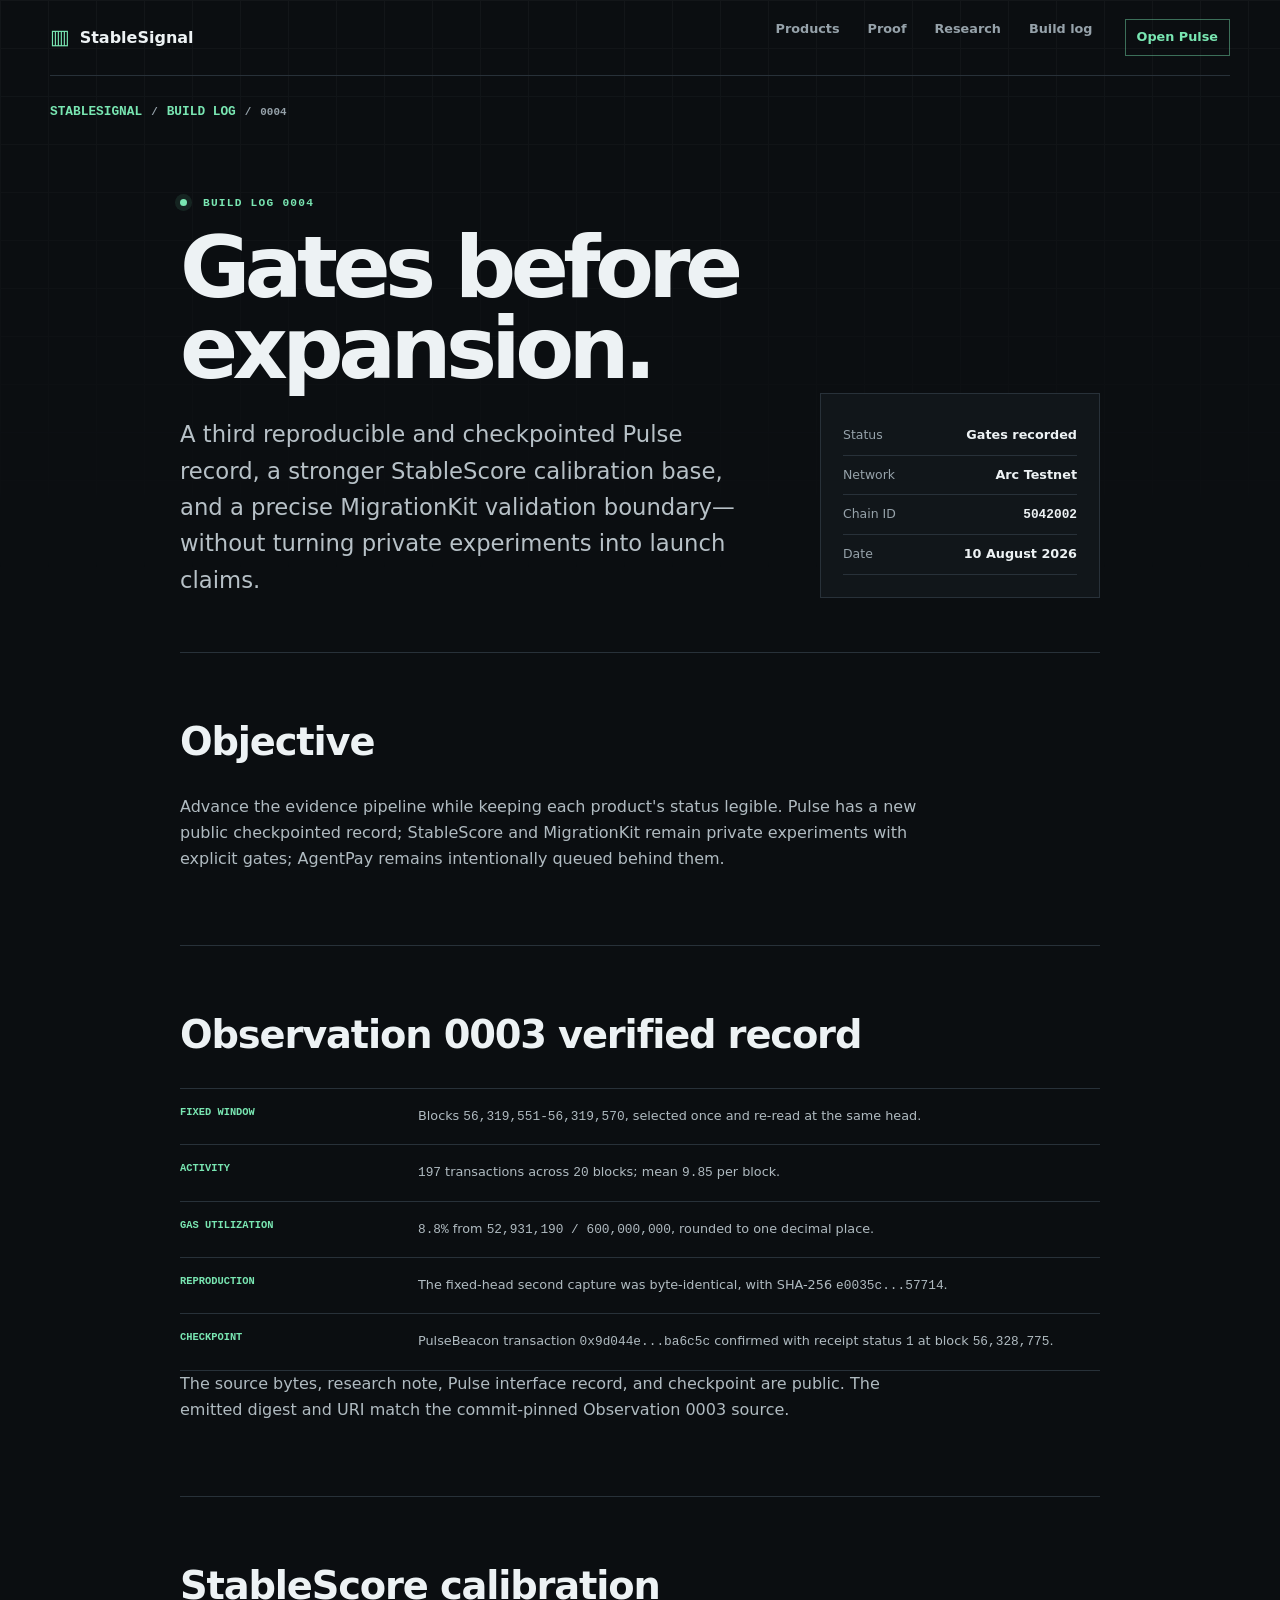
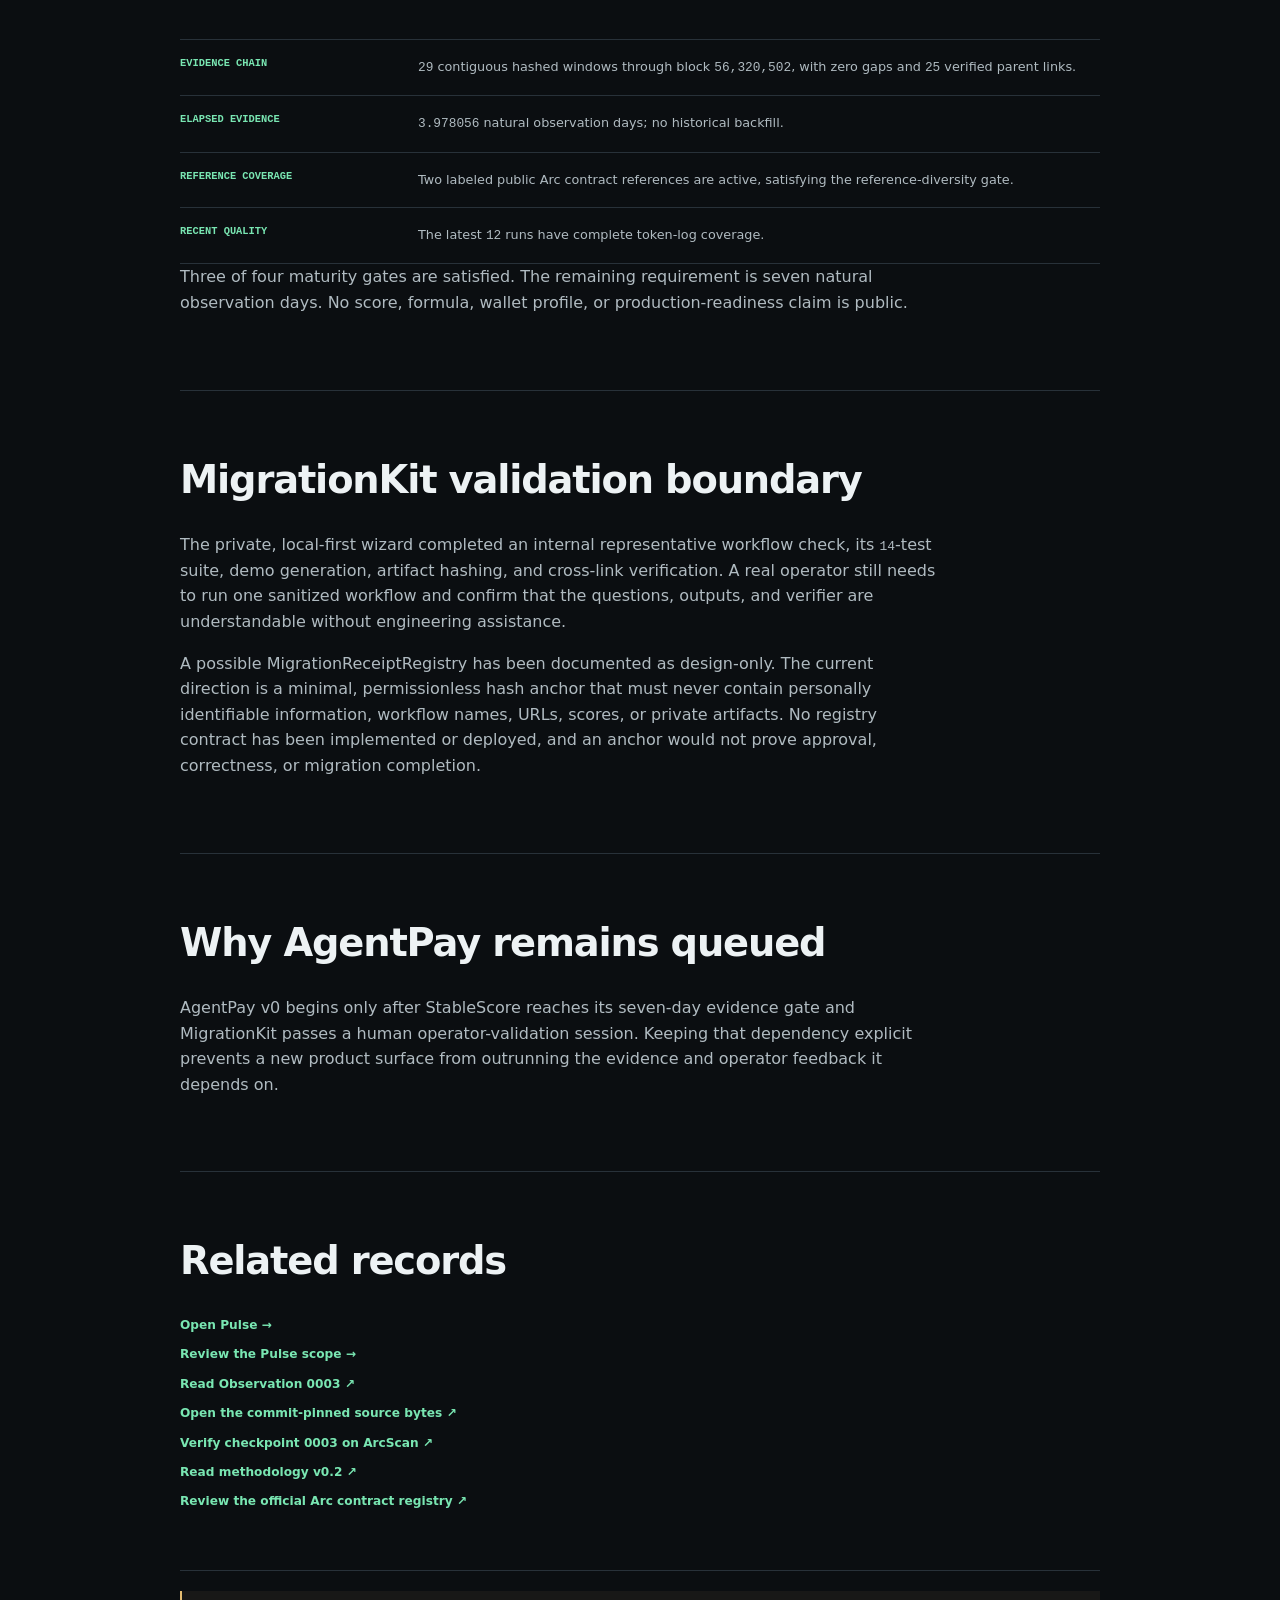
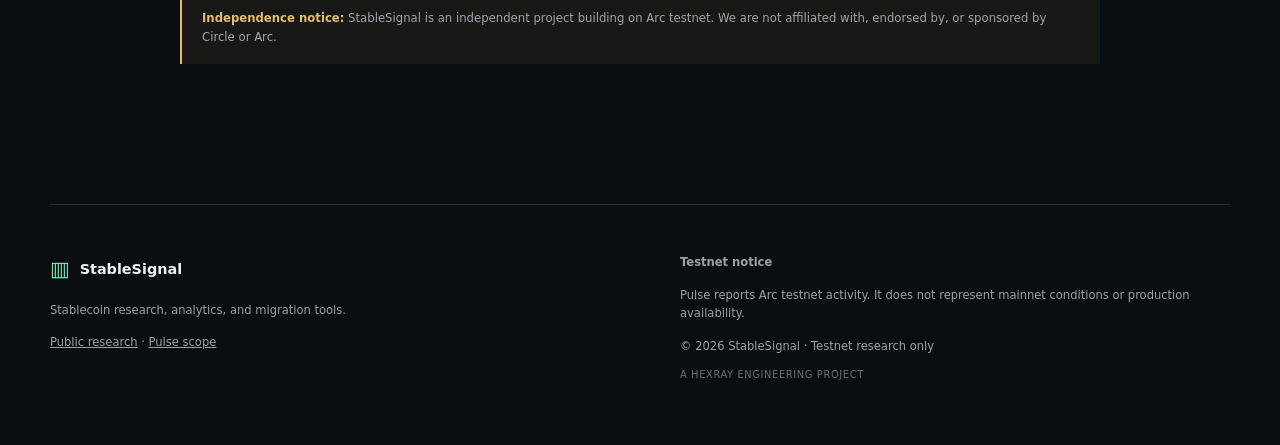
<file: build-log/0004-validation-gates.html>
<!doctype html>
<html lang="en">
<head>
  <meta charset="utf-8">
  <meta name="viewport" content="width=device-width,initial-scale=1">
  <meta name="description" content="StableSignal build log 0004: a verified third Pulse checkpoint, StableScore calibration gates, and MigrationKit operator-validation boundaries.">
  <meta name="theme-color" content="#0b0e11">
  <meta property="og:type" content="article">
  <meta property="og:title" content="Build log 0004 - Gates before expansion">
  <meta property="og:description" content="Public evidence and explicit validation gates for Pulse, StableScore, MigrationKit, and the eventual AgentPay handoff.">
  <meta property="og:url" content="https://stablesignal.github.io/build-log/0004-validation-gates.html">
  <meta property="og:image" content="https://stablesignal.github.io/assets/brand/stablesignal-pulse-og-v1.png">
  <meta property="og:image:width" content="1746">
  <meta property="og:image:height" content="909">
  <meta property="og:image:alt" content="StableSignal Pulse public beta - Arc testnet, in view.">
  <meta name="twitter:card" content="summary_large_image">
  <meta name="twitter:image" content="https://stablesignal.github.io/assets/brand/stablesignal-pulse-og-v1.png">
  <meta name="twitter:image:alt" content="StableSignal Pulse public beta - Arc testnet, in view.">
  <title>Build log 0004: Gates before expansion - StableSignal</title>
  <link rel="canonical" href="https://stablesignal.github.io/build-log/0004-validation-gates.html">
  <link rel="stylesheet" href="../styles.css">
</head>
<body class="subpage">
<a class="skip" href="#main">Skip to content</a>
<header>
  <a class="brand" href="../"><span class="mark" aria-hidden="true">&#9637;</span>StableSignal</a>
  <nav aria-label="Primary"><a href="../#products">Products</a><a href="../#proof">Proof</a><a href="../#research">Research</a><a href="../#build-log">Build log</a><a class="nav-cta" href="../pulse/">Open Pulse</a></nav>
</header>
<main id="main">
  <nav class="breadcrumb" aria-label="Breadcrumb"><a href="../">StableSignal</a><span aria-hidden="true">/</span><a href="../#build-log">Build log</a><span aria-hidden="true">/</span><span>0004</span></nav>
  <article class="log-page">
    <header class="log-page-head">
      <div><p class="eyebrow"><span></span> Build log 0004</p><h1>Gates before expansion.</h1><p class="lede">A third reproducible and checkpointed Pulse record, a stronger StableScore calibration base, and a precise MigrationKit validation boundary—without turning private experiments into launch claims.</p></div>
      <dl class="record-meta"><div><dt>Status</dt><dd>Gates recorded</dd></div><div><dt>Network</dt><dd>Arc Testnet</dd></div><div><dt>Chain ID</dt><dd><code>5042002</code></dd></div><div><dt>Date</dt><dd><time datetime="2026-08-10">10 August 2026</time></dd></div></dl>
    </header>

    <section><h2>Objective</h2><p>Advance the evidence pipeline while keeping each product's status legible. Pulse has a new public checkpointed record; StableScore and MigrationKit remain private experiments with explicit gates; AgentPay remains intentionally queued behind them.</p></section>

    <section><h2>Observation 0003 verified record</h2><div class="record-list"><div><span>Fixed window</span><strong>Blocks <code>56,319,551-56,319,570</code>, selected once and re-read at the same head.</strong></div><div><span>Activity</span><strong><code>197</code> transactions across <code>20</code> blocks; mean <code>9.85</code> per block.</strong></div><div><span>Gas utilization</span><strong><code>8.8%</code> from <code>52,931,190 / 600,000,000</code>, rounded to one decimal place.</strong></div><div><span>Reproduction</span><strong>The fixed-head second capture was byte-identical, with SHA-256 <code>e0035c...57714</code>.</strong></div><div><span>Checkpoint</span><strong>PulseBeacon transaction <code>0x9d044e...ba6c5c</code> confirmed with receipt status <code>1</code> at block <code>56,328,775</code>.</strong></div></div><p>The source bytes, research note, Pulse interface record, and checkpoint are public. The emitted digest and URI match the commit-pinned Observation 0003 source.</p></section>

    <section><h2>StableScore calibration</h2><div class="record-list"><div><span>Evidence chain</span><strong><code>29</code> contiguous hashed windows through block <code>56,320,502</code>, with zero gaps and <code>25</code> verified parent links.</strong></div><div><span>Elapsed evidence</span><strong><code>3.978056</code> natural observation days; no historical backfill.</strong></div><div><span>Reference coverage</span><strong>Two labeled public Arc contract references are active, satisfying the reference-diversity gate.</strong></div><div><span>Recent quality</span><strong>The latest <code>12</code> runs have complete token-log coverage.</strong></div></div><p>Three of four maturity gates are satisfied. The remaining requirement is seven natural observation days. No score, formula, wallet profile, or production-readiness claim is public.</p></section>

    <section><h2>MigrationKit validation boundary</h2><p>The private, local-first wizard completed an internal representative workflow check, its <code>14</code>-test suite, demo generation, artifact hashing, and cross-link verification. A real operator still needs to run one sanitized workflow and confirm that the questions, outputs, and verifier are understandable without engineering assistance.</p><p>A possible MigrationReceiptRegistry has been documented as design-only. The current direction is a minimal, permissionless hash anchor that must never contain personally identifiable information, workflow names, URLs, scores, or private artifacts. No registry contract has been implemented or deployed, and an anchor would not prove approval, correctness, or migration completion.</p></section>

    <section><h2>Why AgentPay remains queued</h2><p>AgentPay v0 begins only after StableScore reaches its seven-day evidence gate and MigrationKit passes a human operator-validation session. Keeping that dependency explicit prevents a new product surface from outrunning the evidence and operator feedback it depends on.</p></section>

    <section><h2>Related records</h2><div class="text-links vertical"><a href="../pulse/">Open Pulse &rarr;</a><a href="../products/pulse.html">Review the Pulse scope &rarr;</a><a href="https://github.com/StableSignal/public-research/blob/main/notes/0003-arc-testnet-observations.md" target="_blank" rel="noopener noreferrer">Read Observation 0003 &nearr;</a><a href="https://raw.githubusercontent.com/StableSignal/public-research/e22b124f6b50208586c6b4133f687586e0043f41/snapshots/pulse-v0-2026-08-10.json" target="_blank" rel="noopener noreferrer">Open the commit-pinned source bytes &nearr;</a><a href="https://testnet.arcscan.app/tx/0x9d044e2a8fa39abd85d48114971adac4e78f08e4c323b086bb952931afba6c5c" target="_blank" rel="noopener noreferrer">Verify checkpoint 0003 on ArcScan &nearr;</a><a href="https://github.com/StableSignal/public-research/blob/main/methodology/pulse-v0-methodology.md" target="_blank" rel="noopener noreferrer">Read methodology v0.2 &nearr;</a><a href="https://docs.arc.io/arc/references/contract-addresses" target="_blank" rel="noopener noreferrer">Review the official Arc contract registry &nearr;</a></div></section>

    <p class="notice"><strong>Independence notice:</strong> StableSignal is an independent project building on Arc testnet. We are not affiliated with, endorsed by, or sponsored by Circle or Arc.</p>
  </article>
</main>
<footer>
  <div><a class="brand" href="../"><span class="mark" aria-hidden="true">&#9637;</span>StableSignal</a><p>Stablecoin research, analytics, and migration tools.</p><p><a href="https://github.com/StableSignal/public-research" target="_blank" rel="noopener noreferrer">Public research</a> &middot; <a href="../products/pulse.html">Pulse scope</a></p></div>
  <div><strong>Testnet notice</strong><p>Pulse reports Arc testnet activity. It does not represent mainnet conditions or production availability.</p><p>&copy; 2026 StableSignal &middot; Testnet research only</p><p class="operator-credit">A Hexray Engineering Project</p></div>
</footer>
</body>
</html>
</file>
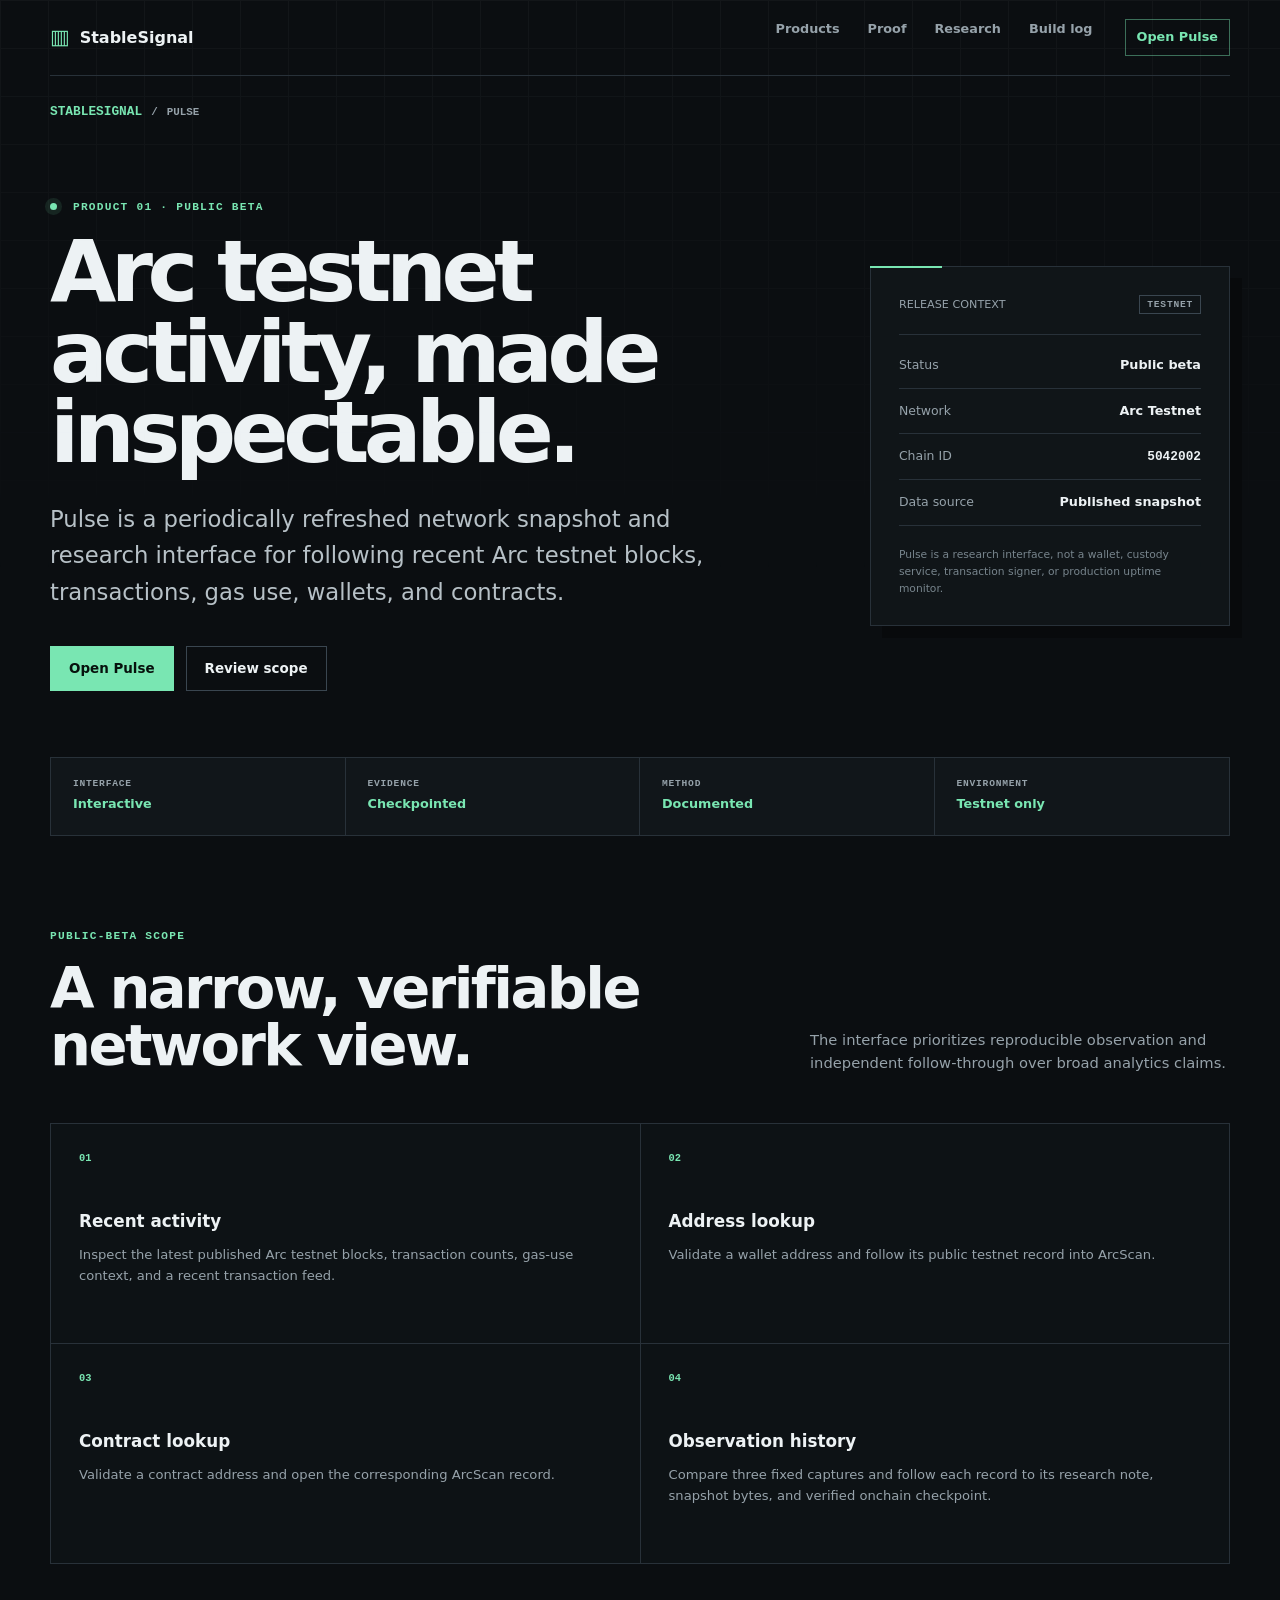
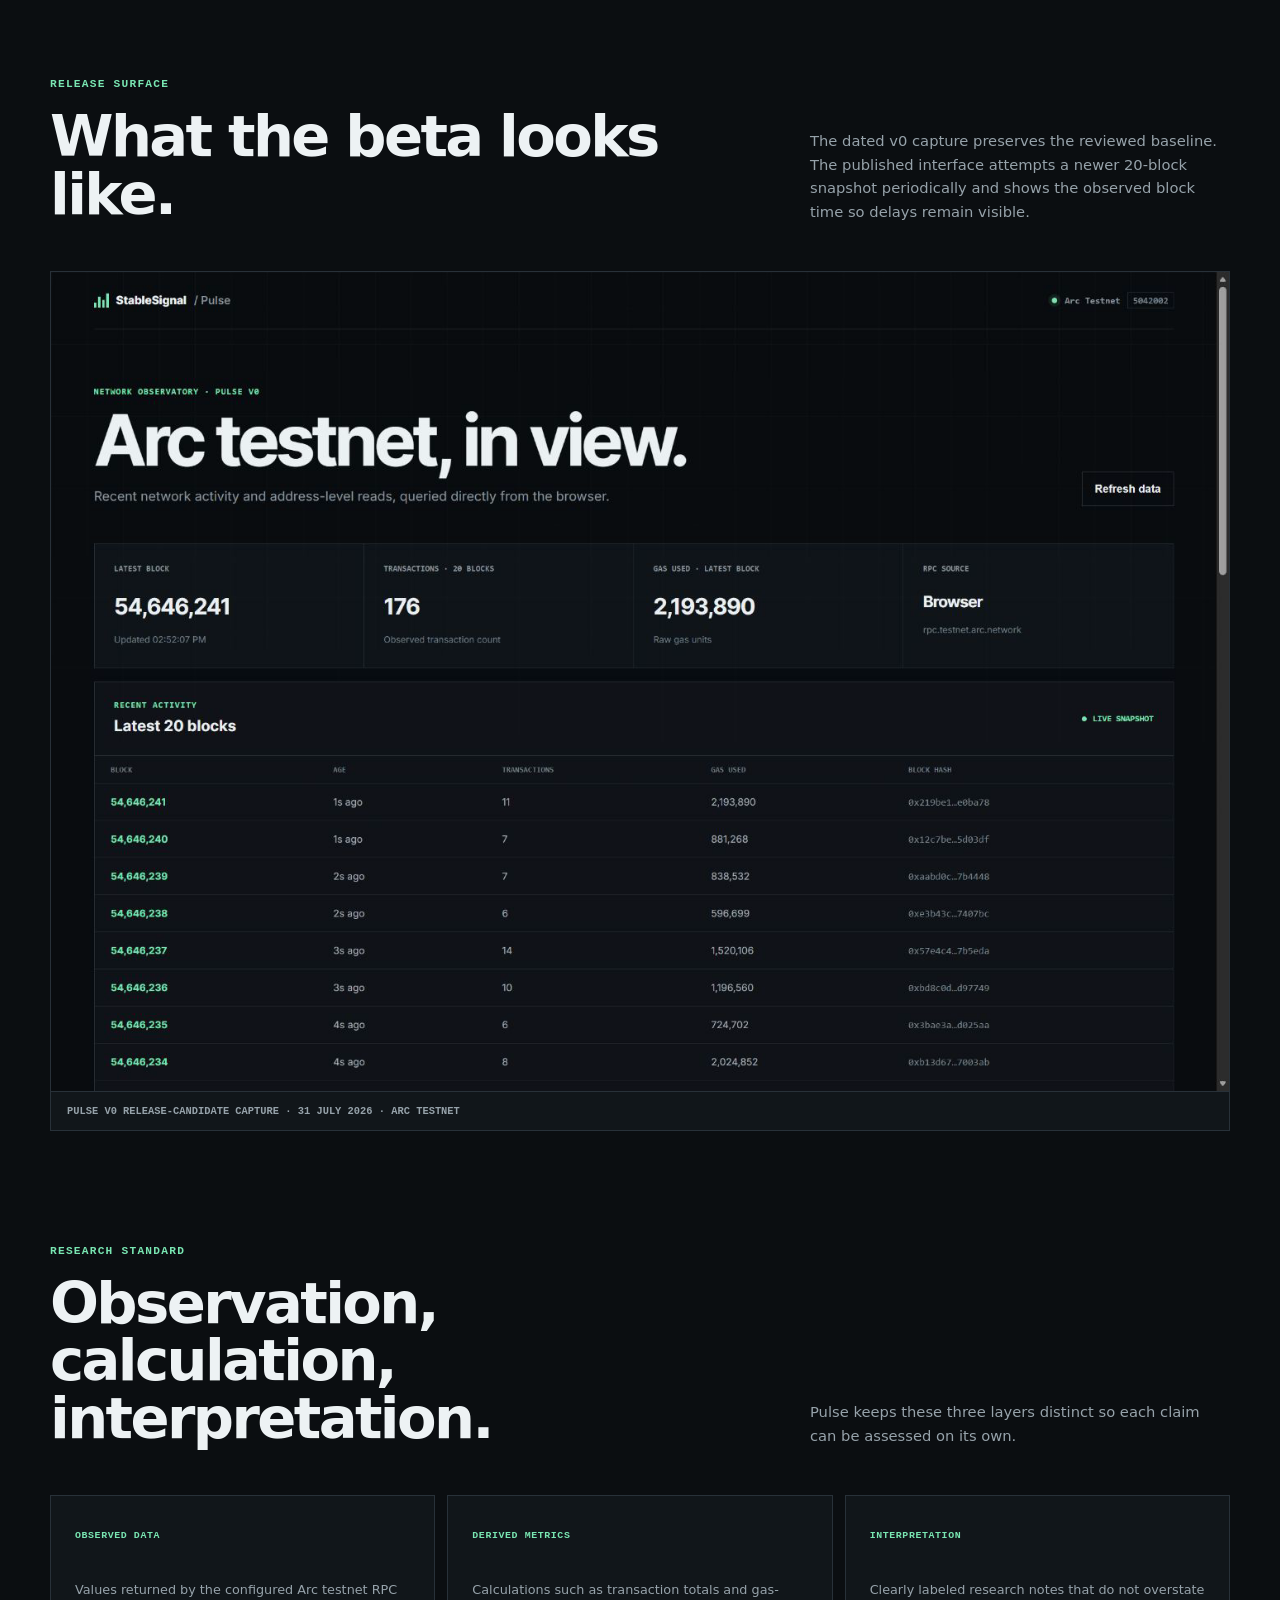
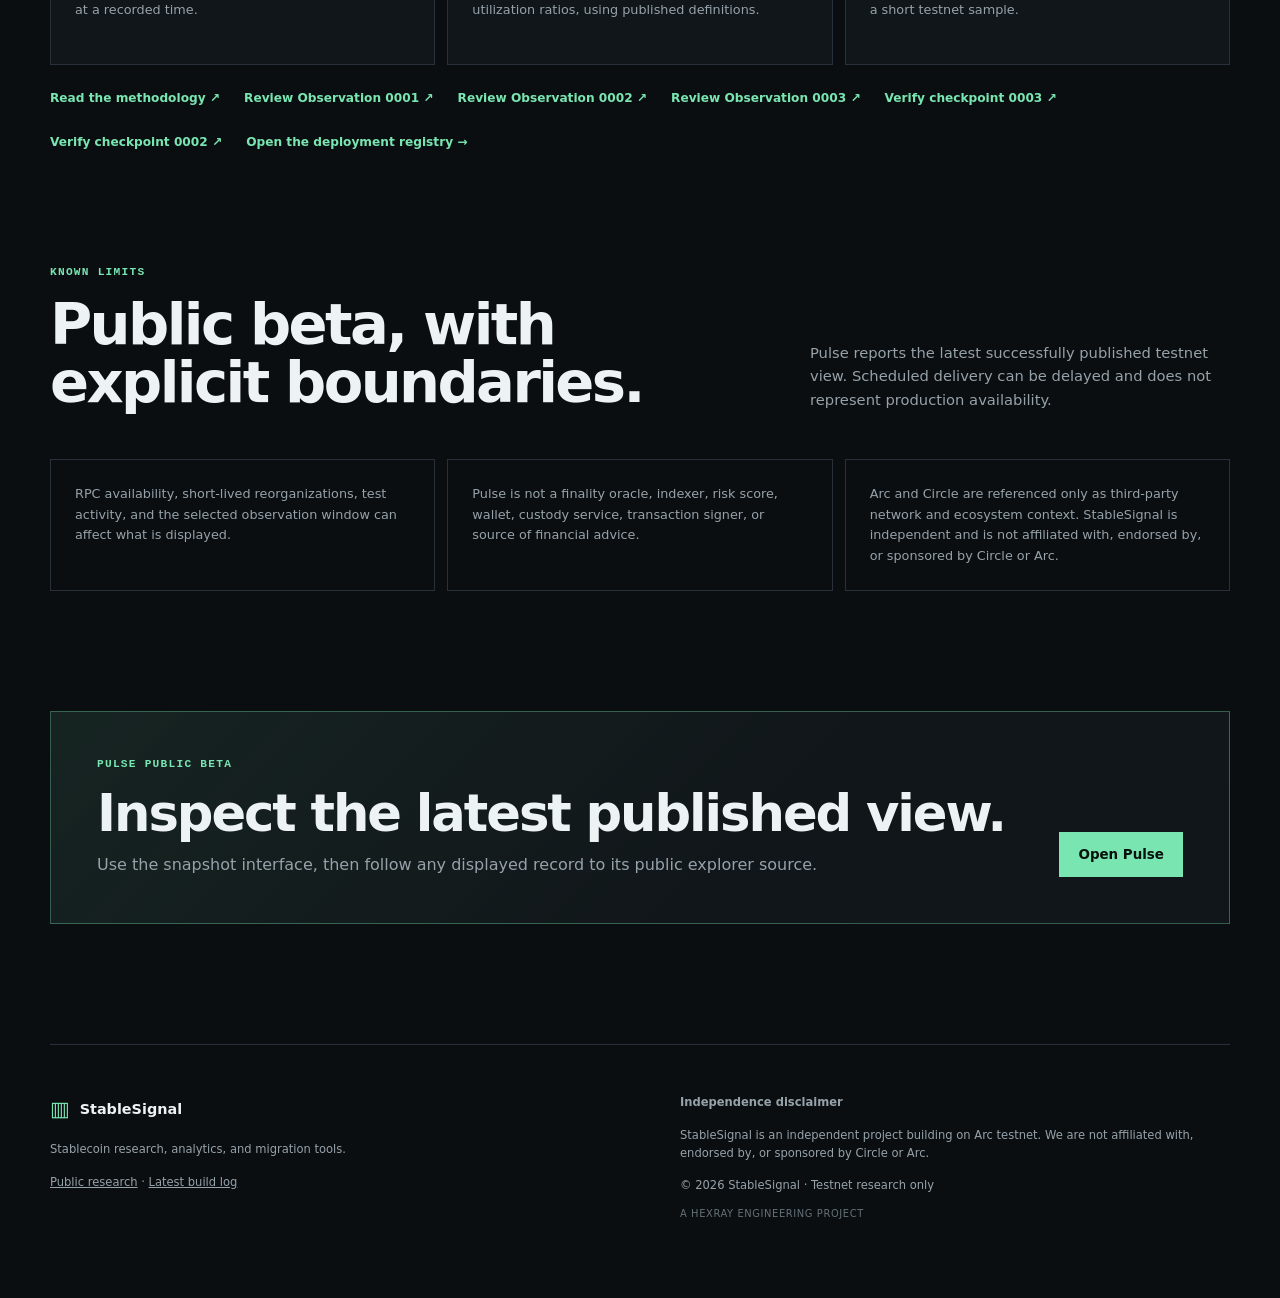
<file: products/pulse.html>
<!doctype html>
<html lang="en">
<head>
  <meta charset="utf-8">
  <meta name="viewport" content="width=device-width,initial-scale=1">
  <meta name="description" content="Pulse is StableSignal's public-beta Arc testnet activity dashboard and research interface.">
  <meta name="theme-color" content="#0b0e11">
  <meta property="og:type" content="website">
  <meta property="og:title" content="Pulse — Arc testnet activity, made inspectable">
  <meta property="og:description" content="Inspect recent blocks, transactions, gas use, wallets, and contracts on Arc testnet.">
  <meta property="og:url" content="https://stablesignal.github.io/products/pulse.html">
  <meta property="og:image" content="https://stablesignal.github.io/assets/brand/stablesignal-pulse-og-v1.png">
  <meta property="og:image:width" content="1746">
  <meta property="og:image:height" content="909">
  <meta property="og:image:alt" content="StableSignal Pulse public beta — Arc testnet, in view.">
  <meta name="twitter:card" content="summary_large_image">
  <meta name="twitter:image" content="https://stablesignal.github.io/assets/brand/stablesignal-pulse-og-v1.png">
  <meta name="twitter:image:alt" content="StableSignal Pulse public beta — Arc testnet, in view.">
  <title>Pulse — StableSignal</title>
  <link rel="canonical" href="https://stablesignal.github.io/products/pulse.html">
  <link rel="stylesheet" href="../styles.css">
</head>
<body class="subpage">
<a class="skip" href="#main">Skip to content</a>
<header>
  <a class="brand" href="../"><span class="mark" aria-hidden="true">▥</span>StableSignal</a>
  <nav aria-label="Primary">
    <a href="../#products">Products</a>
    <a href="../#proof">Proof</a>
    <a href="../#research">Research</a>
    <a href="../#build-log">Build log</a>
    <a class="nav-cta" href="../pulse/">Open Pulse</a>
  </nav>
</header>
<main id="main">
  <nav class="breadcrumb" aria-label="Breadcrumb"><a href="../">StableSignal</a><span aria-hidden="true">/</span><span>Pulse</span></nav>

  <section class="product-hero">
    <div>
      <p class="eyebrow"><span></span> Product 01 · Public beta</p>
      <h1>Arc testnet activity, made inspectable.</h1>
      <p class="lede">Pulse is a periodically refreshed network snapshot and research interface for following recent Arc testnet blocks, transactions, gas use, wallets, and contracts.</p>
      <div class="actions">
        <a class="button primary" href="../pulse/">Open Pulse</a>
        <a class="button" href="#scope">Review scope</a>
      </div>
    </div>
    <aside class="scope">
      <div class="scope-head"><span>Release context</span><b>TESTNET</b></div>
      <dl>
        <div><dt>Status</dt><dd>Public beta</dd></div>
        <div><dt>Network</dt><dd>Arc Testnet</dd></div>
        <div><dt>Chain ID</dt><dd><code>5042002</code></dd></div>
        <div><dt>Data source</dt><dd>Published snapshot</dd></div>
      </dl>
      <p class="micro">Pulse is a research interface, not a wallet, custody service, transaction signer, or production uptime monitor.</p>
    </aside>
  </section>

  <section class="status-strip" aria-label="Pulse public beta status">
    <div><span>Interface</span><strong>Interactive</strong></div>
    <div><span>Evidence</span><strong>Checkpointed</strong></div>
    <div><span>Method</span><strong>Documented</strong></div>
    <div><span>Environment</span><strong>Testnet only</strong></div>
  </section>

  <section class="section compact" id="scope">
    <div class="heading"><div><p class="eyebrow">Public-beta scope</p><h2>A narrow, verifiable network view.</h2></div><p>The interface prioritizes reproducible observation and independent follow-through over broad analytics claims.</p></div>
    <div class="feature-grid">
      <article><i>01</i><h3>Recent activity</h3><p>Inspect the latest published Arc testnet blocks, transaction counts, gas-use context, and a recent transaction feed.</p></article>
      <article><i>02</i><h3>Address lookup</h3><p>Validate a wallet address and follow its public testnet record into ArcScan.</p></article>
      <article><i>03</i><h3>Contract lookup</h3><p>Validate a contract address and open the corresponding ArcScan record.</p></article>
      <article><i>04</i><h3>Observation history</h3><p>Compare three fixed captures and follow each record to its research note, snapshot bytes, and verified onchain checkpoint.</p></article>
    </div>
  </section>

  <section class="section compact">
    <div class="heading"><div><p class="eyebrow">Release surface</p><h2>What the beta looks like.</h2></div><p>The dated v0 capture preserves the reviewed baseline. The published interface attempts a newer 20-block snapshot periodically and shows the observed block time so delays remain visible.</p></div>
    <figure class="product-shot">
      <a href="../assets/screenshots/pulse-v0-2026-07-31.png"><img src="../assets/screenshots/pulse-v0-2026-07-31.png" alt="Pulse dashboard showing Arc testnet blocks, transaction activity, and address lookup tools"></a>
      <figcaption>Pulse v0 release-candidate capture · 31 July 2026 · Arc testnet</figcaption>
    </figure>
  </section>

  <section class="section compact">
    <div class="heading"><div><p class="eyebrow">Research standard</p><h2>Observation, calculation, interpretation.</h2></div><p>Pulse keeps these three layers distinct so each claim can be assessed on its own.</p></div>
    <div class="method-grid">
      <article><span>OBSERVED DATA</span><p>Values returned by the configured Arc testnet RPC at a recorded time.</p></article>
      <article><span>DERIVED METRICS</span><p>Calculations such as transaction totals and gas-utilization ratios, using published definitions.</p></article>
      <article><span>INTERPRETATION</span><p>Clearly labeled research notes that do not overstate a short testnet sample.</p></article>
    </div>
    <div class="text-links">
      <a href="https://github.com/StableSignal/public-research/blob/main/methodology/pulse-v0-methodology.md" target="_blank" rel="noopener noreferrer">Read the methodology ↗</a>
      <a href="https://github.com/StableSignal/public-research/blob/main/notes/0001-arc-testnet-observations.md" target="_blank" rel="noopener noreferrer">Review Observation 0001 ↗</a>
      <a href="https://github.com/StableSignal/public-research/blob/main/notes/0002-arc-testnet-observations.md" target="_blank" rel="noopener noreferrer">Review Observation 0002 ↗</a>
      <a href="https://github.com/StableSignal/public-research/blob/main/notes/0003-arc-testnet-observations.md" target="_blank" rel="noopener noreferrer">Review Observation 0003 ↗</a>
      <a href="https://testnet.arcscan.app/tx/0x9d044e2a8fa39abd85d48114971adac4e78f08e4c323b086bb952931afba6c5c" target="_blank" rel="noopener noreferrer">Verify checkpoint 0003 ↗</a>
      <a href="https://testnet.arcscan.app/tx/0x07529544dc8192347ce87e2cd795f3b60125ca2f957a68187e5f416b3766dde7" target="_blank" rel="noopener noreferrer">Verify checkpoint 0002 ↗</a>
      <a href="../deployments/arc-testnet.json">Open the deployment registry →</a>
    </div>
  </section>

  <section class="section compact">
    <div class="heading"><div><p class="eyebrow">Known limits</p><h2>Public beta, with explicit boundaries.</h2></div><p>Pulse reports the latest successfully published testnet view. Scheduled delivery can be delayed and does not represent production availability.</p></div>
    <div class="limits">
      <p>RPC availability, short-lived reorganizations, test activity, and the selected observation window can affect what is displayed.</p>
      <p>Pulse is not a finality oracle, indexer, risk score, wallet, custody service, transaction signer, or source of financial advice.</p>
      <p>Arc and Circle are referenced only as third-party network and ecosystem context. StableSignal is independent and is not affiliated with, endorsed by, or sponsored by Circle or Arc.</p>
    </div>
  </section>

  <section class="page-cta">
    <div><p class="eyebrow">Pulse public beta</p><h2>Inspect the latest published view.</h2><p>Use the snapshot interface, then follow any displayed record to its public explorer source.</p></div>
    <a class="button primary" href="../pulse/">Open Pulse</a>
  </section>
</main>
<footer>
  <div><a class="brand" href="../"><span class="mark" aria-hidden="true">▥</span>StableSignal</a><p>Stablecoin research, analytics, and migration tools.</p><p><a href="https://github.com/StableSignal/public-research" target="_blank" rel="noopener noreferrer">Public research</a> · <a href="../build-log/0004-validation-gates.html">Latest build log</a></p></div>
  <div><strong>Independence disclaimer</strong><p>StableSignal is an independent project building on Arc testnet. We are not affiliated with, endorsed by, or sponsored by Circle or Arc.</p><p>© 2026 StableSignal · Testnet research only</p><p class="operator-credit">A Hexray Engineering Project</p></div>
</footer>
</body>
</html>
</file>
<file: styles.css>
:root {
  color-scheme: dark;
  --bg: #0b0e11;
  --panel: #11161a;
  --line: #283139;
  --text: #edf2f4;
  --muted: #96a2aa;
  --green: #79e6b2;
  --amber: #e5bd72;
  --max: 1180px;
  font-family: Inter, ui-sans-serif, system-ui, -apple-system, "Segoe UI", sans-serif;
}

* { box-sizing: border-box; }
html { scroll-behavior: smooth; }
body { margin: 0; background: var(--bg); color: var(--text); line-height: 1.6; }
body::before {
  content: "";
  position: fixed;
  inset: 0;
  pointer-events: none;
  opacity: .035;
  background-image: linear-gradient(var(--text) 1px, transparent 1px), linear-gradient(90deg, var(--text) 1px, transparent 1px);
  background-size: 48px 48px;
  mask-image: linear-gradient(#000, transparent 70%);
}

a { color: inherit; }
.skip { position: fixed; top: -100px; left: 16px; padding: 10px 16px; background: var(--green); color: #07110d; z-index: 10; }
.skip:focus { top: 16px; }
header, main, footer { width: min(calc(100% - 40px), var(--max)); margin: auto; }
header { height: 76px; display: flex; align-items: center; justify-content: space-between; border-bottom: 1px solid var(--line); }
.brand { display: inline-flex; align-items: center; gap: 10px; font-weight: 750; text-decoration: none; }
.mark { color: var(--green); font-size: 1.3rem; }
nav { display: flex; gap: 28px; }
nav a { color: var(--muted); font-size: .8rem; font-weight: 650; text-decoration: none; }
nav a:hover { color: var(--green); }
nav .nav-cta { margin-left: 4px; padding: 7px 11px; border: 1px solid #79e6b273; color: var(--green); }

.hero { min-height: 640px; display: grid; grid-template-columns: 1.5fr .7fr; gap: 80px; align-items: center; padding: 90px 0; }
.eyebrow { margin: 0 0 18px; color: var(--green); font: 700 .7rem ui-monospace, monospace; letter-spacing: .11em; text-transform: uppercase; }
.eyebrow span { display: inline-block; width: 7px; height: 7px; margin-right: 8px; border-radius: 50%; background: var(--green); box-shadow: 0 0 0 5px #79e6b21a; }
h1, h2, h3, p { margin-top: 0; }
h1 { max-width: 820px; margin-bottom: 28px; font-size: clamp(3.4rem, 7.2vw, 6.8rem); line-height: .94; letter-spacing: -.065em; }
.lede { max-width: 720px; margin-bottom: 36px; color: #b7c1c7; font-size: clamp(1.15rem, 2vw, 1.42rem); }
.actions { display: flex; flex-wrap: wrap; gap: 12px; }
.button { padding: 11px 18px; border: 1px solid #3a4650; text-decoration: none; font-size: .84rem; font-weight: 700; }
.button.primary { border-color: var(--green); background: var(--green); color: #07110d; }

.scope { position: relative; padding: 28px; border: 1px solid var(--line); background: #11161ae8; box-shadow: 12px 12px 0 #080a0c; }
.scope::before { content: ""; position: absolute; top: -1px; left: -1px; width: 72px; height: 2px; background: var(--green); }
.scope-head, .meta { display: flex; align-items: center; justify-content: space-between; gap: 14px; }
.scope-head { padding-bottom: 20px; border-bottom: 1px solid var(--line); color: var(--muted); font-size: .7rem; text-transform: uppercase; }
.scope-head b, .tag { padding: 3px 7px; border: 1px solid #3a4650; color: var(--muted); font: 700 .6rem ui-monospace, monospace; letter-spacing: .08em; }
dl { margin: 8px 0 20px; }
dl div { display: flex; justify-content: space-between; gap: 20px; padding: 12px 0; border-bottom: 1px solid var(--line); }
dt { color: var(--muted); font-size: .78rem; }
dd { margin: 0; font-size: .8rem; font-weight: 650; text-align: right; }
.micro { margin: 0; color: #78858d; font-size: .67rem; }

.principles { display: grid; grid-template-columns: repeat(3, 1fr); border-block: 1px solid var(--line); }
.principles div { padding: 30px; border-right: 1px solid var(--line); }
.principles div:first-child { padding-left: 0; }
.principles div:last-child { border: 0; }
.principles i { display: block; margin-bottom: 22px; color: var(--green); font: 700 .68rem ui-monospace, monospace; }
.principles strong { display: block; font-size: .9rem; }
.principles p { margin: 4px 0 0; color: var(--muted); font-size: .78rem; }

.section { padding: 120px 0 20px; scroll-margin-top: 30px; }
.heading { display: grid; grid-template-columns: 1.25fr .75fr; gap: 60px; align-items: end; margin-bottom: 48px; }
.heading h2 { margin: 0; font-size: clamp(2.3rem, 4.5vw, 4.2rem); line-height: 1; letter-spacing: -.045em; }
.heading > p { margin: 0; color: var(--muted); font-size: .92rem; }

.products { display: grid; grid-template-columns: repeat(2, 1fr); border-top: 1px solid var(--line); border-left: 1px solid var(--line); }
.product { min-height: 285px; padding: 30px; border-right: 1px solid var(--line); border-bottom: 1px solid var(--line); background: #11161a80; }
.product.lead { grid-row: span 2; min-height: 570px; background: linear-gradient(145deg, #79e6b219, #11161a8c 55%); }
.meta > span { color: #65727a; font: 700 .68rem ui-monospace, monospace; }
.tag.live { border-color: #79e6b273; background: #79e6b219; color: var(--green); }
.product h3 { margin: 46px 0 14px; font-size: 1.55rem; }
.product.lead h3 { margin-top: 110px; font-size: 2.5rem; }
.product p { color: var(--muted); font-size: .88rem; }
.product ul { margin: 30px 0; padding: 0; list-style: none; color: #b8c2c8; font-size: .78rem; }
.product li { padding: 8px 0; border-bottom: 1px solid var(--line); }
.product li::before { content: "+"; margin-right: 10px; color: var(--green); }
.product a, .log a { color: var(--green); font-size: .77rem; font-weight: 700; text-decoration: none; }
.product-actions { display: flex; flex-wrap: wrap; gap: 18px; }

.proof { display: grid; grid-template-columns: repeat(4, 1fr); gap: 12px; }
.proof article { min-height: 230px; padding: 24px; border: 1px solid var(--line); background: var(--panel); }
.proof i { display: grid; place-items: center; width: 38px; height: 38px; margin-bottom: 34px; border: 1px solid #3a4650; color: var(--green); font: 700 .6rem ui-monospace, monospace; }
.proof h3 { margin-bottom: 8px; font-size: .96rem; }
.proof p { min-height: 60px; color: var(--muted); font-size: .76rem; }
.proof b, .pending { color: var(--amber); font: 700 .65rem ui-monospace, monospace; text-transform: uppercase; }
.proof .verified { color: var(--green); font: 700 .65rem ui-monospace, monospace; text-transform: uppercase; }

.research { display: grid; grid-template-columns: repeat(3, 1fr); gap: 12px; }
.research article { display: flex; min-height: 255px; padding: 24px; border: 1px solid var(--line); background: var(--panel); flex-direction: column; }
.research i { margin-bottom: 34px; color: var(--green); font: 700 .62rem ui-monospace, monospace; font-style: normal; letter-spacing: .08em; }
.research h3 { margin-bottom: 8px; font-size: 1rem; }
.research p { color: var(--muted); font-size: .78rem; }
.research b { margin-top: auto; color: var(--amber); font: 700 .65rem ui-monospace, monospace; text-transform: uppercase; }
.research b.ready { color: var(--green); }
.research a, .registry-link a { margin-top: 14px; color: var(--green); font-size: .76rem; font-weight: 700; text-decoration: none; }

.notice { margin: 20px 0 0; padding: 18px 20px; border-left: 2px solid var(--amber); background: #e5bd720f; color: #9da6aa; font-size: .73rem; }
.notice strong { color: var(--amber); }
.table-wrap { overflow: auto; border: 1px solid var(--line); background: var(--panel); }
table { width: 100%; min-width: 820px; border-collapse: collapse; text-align: left; }
th { padding: 14px 18px; border-bottom: 1px solid var(--line); color: #748089; font: 700 .6rem ui-monospace, monospace; text-transform: uppercase; }
td { padding: 22px 18px; border-right: 1px solid var(--line); font-size: .78rem; }
td:last-child { border: 0; }
td strong, td small { display: block; }
td small { color: var(--muted); }
.registry-link { margin: 14px 0 0; text-align: right; }

.logs { display: grid; gap: 14px; }
.log { display: grid; grid-template-columns: 200px 1fr; border: 1px solid var(--line); background: var(--panel); }
.log-id { padding: 28px; border-right: 1px solid var(--line); }
.log-id b, .log-id time { display: block; font: 700 .68rem ui-monospace, monospace; }
.log-id b { margin-bottom: 8px; color: var(--green); }
.log-id time { color: var(--muted); }
.log-body { padding: 32px; }
.log-body h3 { margin: 0; }
.log-body > p { margin: 18px 0 26px; color: var(--muted); font-size: .86rem; }
.checklist { margin-bottom: 28px; border-top: 1px solid var(--line); }
.checklist div { display: grid; grid-template-columns: 190px 1fr; padding: 11px 0; border-bottom: 1px solid var(--line); font-size: .7rem; }
.checklist code { color: #77848b; font-size: .66rem; }

footer { display: grid; grid-template-columns: 1fr 1fr; gap: 80px; margin-top: 120px; padding: 48px 0 60px; border-top: 1px solid var(--line); color: var(--muted); font-size: .72rem; }
footer .brand { color: var(--text); font-size: .9rem; }
footer div > p { margin-top: 14px; }
footer .operator-credit { margin-top: 9px; color: #647078; font-size: .62rem; letter-spacing: .06em; text-transform: uppercase; }
:focus-visible { outline: 2px solid var(--green); outline-offset: 4px; }

/* Formatted product and build-log pages */
.subpage header { position: relative; }
.breadcrumb { display: flex; gap: 9px; align-items: center; padding-top: 28px; color: var(--muted); font: 650 .68rem ui-monospace, monospace; text-transform: uppercase; }
.breadcrumb a { color: var(--green); text-decoration: none; }
.product-hero { display: grid; grid-template-columns: 1.35fr .65fr; gap: 72px; align-items: center; min-height: 570px; padding: 82px 0 66px; }
.product-hero h1, .log-page h1 { max-width: 850px; font-size: clamp(3.3rem, 6.7vw, 6.2rem); }
.status-strip { display: grid; grid-template-columns: repeat(4, 1fr); border: 1px solid var(--line); background: var(--panel); }
.status-strip div { padding: 20px 22px; border-right: 1px solid var(--line); }
.status-strip div:last-child { border-right: 0; }
.status-strip span, .status-strip strong { display: block; }
.status-strip span { margin-bottom: 5px; color: var(--muted); font: 700 .6rem ui-monospace, monospace; letter-spacing: .08em; text-transform: uppercase; }
.status-strip strong { color: var(--green); font-size: .8rem; }
.section.compact { padding-top: 94px; }
.feature-grid { display: grid; grid-template-columns: repeat(2, 1fr); border-top: 1px solid var(--line); border-left: 1px solid var(--line); }
.feature-grid article { min-height: 220px; padding: 28px; border-right: 1px solid var(--line); border-bottom: 1px solid var(--line); background: #11161a80; }
.feature-grid i { display: block; margin-bottom: 44px; color: var(--green); font: 700 .65rem ui-monospace, monospace; font-style: normal; }
.feature-grid h3 { margin-bottom: 9px; font-size: 1.05rem; }
.feature-grid p { margin: 0; color: var(--muted); font-size: .82rem; }
.product-shot { margin: 0; border: 1px solid var(--line); background: var(--panel); }
.product-shot a { display: block; }
.product-shot img { display: block; width: 100%; height: auto; }
.product-shot figcaption { padding: 13px 16px; border-top: 1px solid var(--line); color: var(--muted); font: 650 .65rem ui-monospace, monospace; text-transform: uppercase; }
.method-grid { display: grid; grid-template-columns: repeat(3, 1fr); gap: 12px; }
.method-grid article { min-height: 170px; padding: 24px; border: 1px solid var(--line); background: var(--panel); }
.method-grid span { color: var(--green); font: 700 .62rem ui-monospace, monospace; letter-spacing: .06em; }
.method-grid p { margin: 34px 0 0; color: var(--muted); font-size: .8rem; }
.text-links { display: flex; flex-wrap: wrap; gap: 24px; margin-top: 24px; }
.text-links a { color: var(--green); font-size: .76rem; font-weight: 700; text-decoration: none; }
.text-links.vertical { align-items: flex-start; flex-direction: column; gap: 10px; }
.limits { display: grid; grid-template-columns: repeat(3, 1fr); gap: 12px; }
.limits p { margin: 0; padding: 24px; border: 1px solid var(--line); color: var(--muted); font-size: .8rem; }
.page-cta { display: flex; align-items: end; justify-content: space-between; gap: 48px; margin-top: 100px; padding: 46px; border: 1px solid #79e6b259; background: linear-gradient(135deg, #79e6b21a, #11161a 60%); }
.page-cta h2 { margin-bottom: 12px; font-size: clamp(2rem, 4vw, 3.6rem); line-height: 1; letter-spacing: -.04em; }
.page-cta p:last-child { margin: 0; color: var(--muted); }
.page-cta .button { flex: 0 0 auto; }

.log-page { width: min(100%, 920px); margin: 0 auto; padding: 78px 0 20px; }
.log-page-head { display: grid; grid-template-columns: 1fr 280px; gap: 60px; align-items: end; height: auto; width: 100%; padding-bottom: 54px; border-bottom: 1px solid var(--line); }
.log-page-head .lede { margin-bottom: 0; }
.record-meta { margin: 0; padding: 22px; border: 1px solid var(--line); background: var(--panel); }
.record-meta div { padding: 9px 0; }
.log-page > section { padding: 58px 0; border-bottom: 1px solid var(--line); }
.log-page > section h2 { margin-bottom: 22px; font-size: clamp(1.8rem, 3vw, 2.6rem); letter-spacing: -.03em; }
.log-page > section > p { max-width: 760px; color: #b0bbc1; }
.record-list { border-top: 1px solid var(--line); }
.record-list div { display: grid; grid-template-columns: 210px 1fr; gap: 28px; padding: 17px 0; border-bottom: 1px solid var(--line); }
.record-list span { color: var(--green); font: 700 .65rem ui-monospace, monospace; text-transform: uppercase; }
.record-list strong { color: #b0bbc1; font-size: .8rem; font-weight: 500; }

@media (max-width: 880px) {
  nav { gap: 16px; }
  nav .nav-cta { margin-left: 0; }
  .hero { grid-template-columns: 1fr; gap: 40px; }
  .product-hero { grid-template-columns: 1fr; gap: 40px; }
  .scope { max-width: 520px; }
  .principles { grid-template-columns: 1fr; }
  .principles div, .principles div:first-child { padding: 24px 0; border-right: 0; border-bottom: 1px solid var(--line); }
  .heading { grid-template-columns: 1fr; gap: 22px; }
  .proof { grid-template-columns: repeat(2, 1fr); }
  .research { grid-template-columns: 1fr 1fr; }
  .status-strip { grid-template-columns: repeat(2, 1fr); }
  .status-strip div:nth-child(2) { border-right: 0; }
  .status-strip div:nth-child(-n+2) { border-bottom: 1px solid var(--line); }
  .method-grid, .limits { grid-template-columns: 1fr; }
  .log-page-head { grid-template-columns: 1fr; }
}

@media (max-width: 620px) {
  header, main, footer { width: calc(100% - 28px); }
  nav a { display: none; }
  nav .nav-cta { display: block; }
  h1 { font-size: clamp(3rem, 15vw, 4.6rem); }
  .hero { min-height: auto; padding: 66px 0; }
  .products, .proof, .research { grid-template-columns: 1fr; }
  .feature-grid { grid-template-columns: 1fr; }
  .product.lead { grid-row: auto; min-height: 460px; }
  .product.lead h3 { margin-top: 70px; }
  .log { grid-template-columns: 1fr; }
  .log-id { border-right: 0; border-bottom: 1px solid var(--line); }
  .checklist div { grid-template-columns: 1fr; }
  .page-cta { align-items: flex-start; flex-direction: column; padding: 28px; }
  .record-list div { grid-template-columns: 1fr; gap: 6px; }
  footer { grid-template-columns: 1fr; gap: 30px; }
}

@media (prefers-reduced-motion: reduce) {
  html { scroll-behavior: auto; }
}
</file>
<file: pulse/assets/index-BhLOtj2R.css>
:root{--lightningcss-light: ;--lightningcss-dark:initial;color-scheme:dark;--bg:#0a0d10;--panel:#10151a;--panel2:#141a20;--line:#263039;--text:#ecf1f3;--muted:#8b989f;--green:#79e6b2;--green-dim:#79e6b219;--amber:#e5bd72;--red:#ff8b82;font-synthesis:none;font-family:Inter,ui-sans-serif,system-ui,-apple-system,Segoe UI,sans-serif}*{box-sizing:border-box}html{scroll-behavior:smooth}body{background:var(--bg);color:var(--text);margin:0;line-height:1.5}body:before{content:"";pointer-events:none;opacity:.028;background-image:linear-gradient(var(--text) 1px,transparent 1px),linear-gradient(90deg,var(--text) 1px,transparent 1px);background-size:44px 44px;position:fixed;inset:0;-webkit-mask-image:linear-gradient(#000,#0000 75%);mask-image:linear-gradient(#000,#0000 75%)}a{color:inherit}.skip-link{z-index:20;background:var(--green);color:#07110d;padding:10px 14px;position:fixed;top:-100px;left:16px}.skip-link:focus{top:16px}.topbar,main,footer{width:min(100% - 40px,1320px);margin:auto}.topbar{border-bottom:1px solid var(--line);justify-content:space-between;align-items:center;height:70px;display:flex}.brand{align-items:center;gap:9px;font-size:.86rem;font-weight:750;text-decoration:none;display:flex}.brand b{color:var(--muted);font-weight:550}.signal{align-items:flex-end;gap:2px;height:17px;display:flex}.signal i{background:var(--green);width:3px}.signal i:first-child{height:6px}.signal i:nth-child(2){height:13px}.signal i:nth-child(3){height:9px}.signal i:nth-child(4){height:17px}.network{color:var(--muted);align-items:center;gap:9px;font:650 .7rem ui-monospace,monospace;display:flex}.network code{border:1px solid var(--line);color:#75828a;padding:3px 6px}.live-dot{background:var(--green);width:7px;height:7px;box-shadow:0 0 0 4px var(--green-dim);border-radius:50%}.intro{justify-content:space-between;align-items:end;gap:32px;padding:70px 0 45px;display:flex}.eyebrow{color:var(--green);letter-spacing:.1em;margin:0 0 12px;font:700 .65rem ui-monospace,monospace}.intro h1{letter-spacing:-.06em;margin:0 0 16px;font-size:clamp(3rem,6vw,5.5rem);line-height:.95}.intro p:last-child{color:var(--muted);margin:0;font-size:1rem}.button{min-height:42px;color:var(--text);cursor:pointer;background:0 0;border:1px solid #3a4650;padding:8px 15px;font-weight:700}.button:hover:not(:disabled){border-color:var(--green);color:var(--green)}.button:disabled{opacity:.5;cursor:wait}.alert{border:1px solid;margin-bottom:16px;padding:14px 18px}.alert.error{color:#ffb0aa;background:#ff8b8210;border-color:#ff8b8255;font-size:.8rem}.metrics{border:1px solid var(--line);background:var(--panel);grid-template-columns:repeat(4,1fr);display:grid}.metrics article{border-right:1px solid var(--line);min-height:145px;padding:24px}.metrics article:last-child{border:0}.metrics span{color:var(--muted);text-transform:uppercase;font:700 .64rem ui-monospace,monospace;display:block}.metrics strong{letter-spacing:-.04em;margin:20px 0 7px;font-size:1.7rem;display:block}.metrics small{color:#75828a;font-size:.68rem}.metrics .rpc-label{font-size:1.2rem}.skeleton{background:linear-gradient(90deg,#1b2329,#28333a,#1b2329) 0 0/200% 100%;width:55%;height:28px;animation:1.4s infinite shimmer;color:#0000!important}.panel{border:1px solid var(--line);background:#10151ae8;margin-top:16px}.panel-head{border-bottom:1px solid var(--line);justify-content:space-between;align-items:center;min-height:90px;padding:20px 24px;display:flex}.panel-head .eyebrow{margin-bottom:6px}.panel-head h2{margin:0;font-size:1.15rem}.panel-head>span{color:#6f7c84;text-transform:uppercase;font:650 .65rem ui-monospace,monospace}.state:before{content:"";background:currentColor;border-radius:50%;width:6px;height:6px;margin-right:7px;display:inline-block}.state.loading{color:var(--amber)}.state.ready{color:var(--green)}.state.failed{color:var(--red)}.table-scroll{overflow:auto}table{border-collapse:collapse;text-align:left;width:100%;min-width:790px}th{border-bottom:1px solid var(--line);color:#75828a;text-transform:uppercase;padding:11px 20px;font:700 .6rem ui-monospace,monospace}td{color:#a9b3b9;border-bottom:1px solid #202930;padding:13px 20px;font-size:.75rem}tr:last-child td{border:0}td a{color:var(--green);font-weight:700;text-decoration:none}td code{color:#7f8c93}.lower-grid{grid-template-columns:.9fr 1.1fr;gap:16px;display:grid}.transactions{margin:0;padding:0 24px 16px;list-style:none}.transactions li{border-bottom:1px solid var(--line)}.transactions li:last-child{border:0}.transactions a{justify-content:space-between;padding:13px 0;text-decoration:none;display:flex}.transactions code{color:#a9b3b9;font-size:.7rem}.transactions span{color:var(--green);font-size:.65rem}.empty{color:var(--muted);padding:24px 0;font-size:.75rem}.tabs{border-bottom:1px solid var(--line);padding:18px 24px 0;display:flex}.tab{color:var(--muted);cursor:pointer;background:0 0;border:0;border-bottom:2px solid #0000;padding:9px 15px;font-weight:700}.tab.active{border-color:var(--green);color:var(--text)}form{padding:26px 24px 18px}label{color:var(--muted);text-transform:uppercase;margin-bottom:8px;font:700 .65rem ui-monospace,monospace;display:block}.input-row{gap:8px;display:flex}input{min-width:0;color:var(--text);background:#0b0f12;border:1px solid #344049;flex:1;padding:11px 13px;font:.75rem ui-monospace,monospace}input:focus{border-color:var(--green)}.form-message{min-height:20px;margin:10px 0 0;font-size:.7rem}.error-text{color:var(--red)}.loading-text{color:var(--amber)}.lookup-result{border-top:1px solid var(--line);margin:0 24px 24px}.lookup-result div{border-bottom:1px solid var(--line);justify-content:space-between;gap:20px;padding:11px 0;font-size:.72rem;display:flex}.lookup-result span{color:var(--muted)}.lookup-result a{color:var(--green);text-decoration:none}.disclaimer{border-left:2px solid var(--amber);background:#e5bd720d;grid-template-columns:190px 1fr;gap:25px;margin-top:16px;padding:20px 24px;display:grid}.disclaimer strong{color:var(--amber);font-size:.75rem}.disclaimer p{color:#8d989e;margin:0;font-size:.72rem}footer{border-top:1px solid var(--line);color:#75828a;justify-content:space-between;gap:20px;margin-top:60px;padding:28px 0 42px;font:650 .64rem ui-monospace,monospace;display:flex}:focus-visible{outline:2px solid var(--green);outline-offset:3px}[hidden]{display:none!important}@keyframes shimmer{to{background-position:-200% 0}}@media (width<=900px){.metrics{grid-template-columns:repeat(2,1fr)}.metrics article:nth-child(2){border-right:0}.metrics article:nth-child(-n+2){border-bottom:1px solid var(--line)}.lower-grid{grid-template-columns:1fr}}@media (width<=620px){.topbar,main,footer{width:calc(100% - 28px)}.network code{display:none}.intro{flex-direction:column;align-items:start;padding-top:52px}.intro h1{font-size:3.4rem}.metrics{grid-template-columns:1fr}.metrics article,.metrics article:nth-child(2){border-right:0;border-bottom:1px solid var(--line);min-height:125px}.principles{grid-template-columns:1fr}.disclaimer{grid-template-columns:1fr;gap:7px}footer{flex-direction:column}}@media (prefers-reduced-motion:reduce){html{scroll-behavior:auto}.skeleton{animation:none}}.alert.info{color:#a9dbc3;background:#79e6b20b;border-color:#79e6b244;font-size:.8rem}.state.delayed{color:var(--amber)}.observation-grid{grid-template-columns:repeat(2,minmax(0,1fr));display:grid}.observation-card{min-width:0;padding:24px}.observation-card+.observation-card{border-left:1px solid var(--line)}.observation-meta,.observation-links{justify-content:space-between;align-items:center;gap:16px;display:flex}.observation-meta{color:var(--green);letter-spacing:.06em;text-transform:uppercase;font:700 .64rem ui-monospace,monospace}.observation-meta time{color:#75828a}.observation-card h3{letter-spacing:-.025em;margin:18px 0 8px;font-size:1.18rem}.observation-card p{color:var(--muted);margin:0 0 20px;font-size:.76rem}.observation-links{flex-wrap:wrap;justify-content:flex-start}.observation-links a{color:var(--green);font:700 .66rem ui-monospace,monospace;text-decoration:none}.observation-links a:hover{text-underline-offset:3px;text-decoration:underline}@media (width<=620px){.observation-grid{grid-template-columns:1fr}.observation-card+.observation-card{border-top:1px solid var(--line);border-left:0}.input-row{flex-direction:column;align-items:stretch}}
</file>
